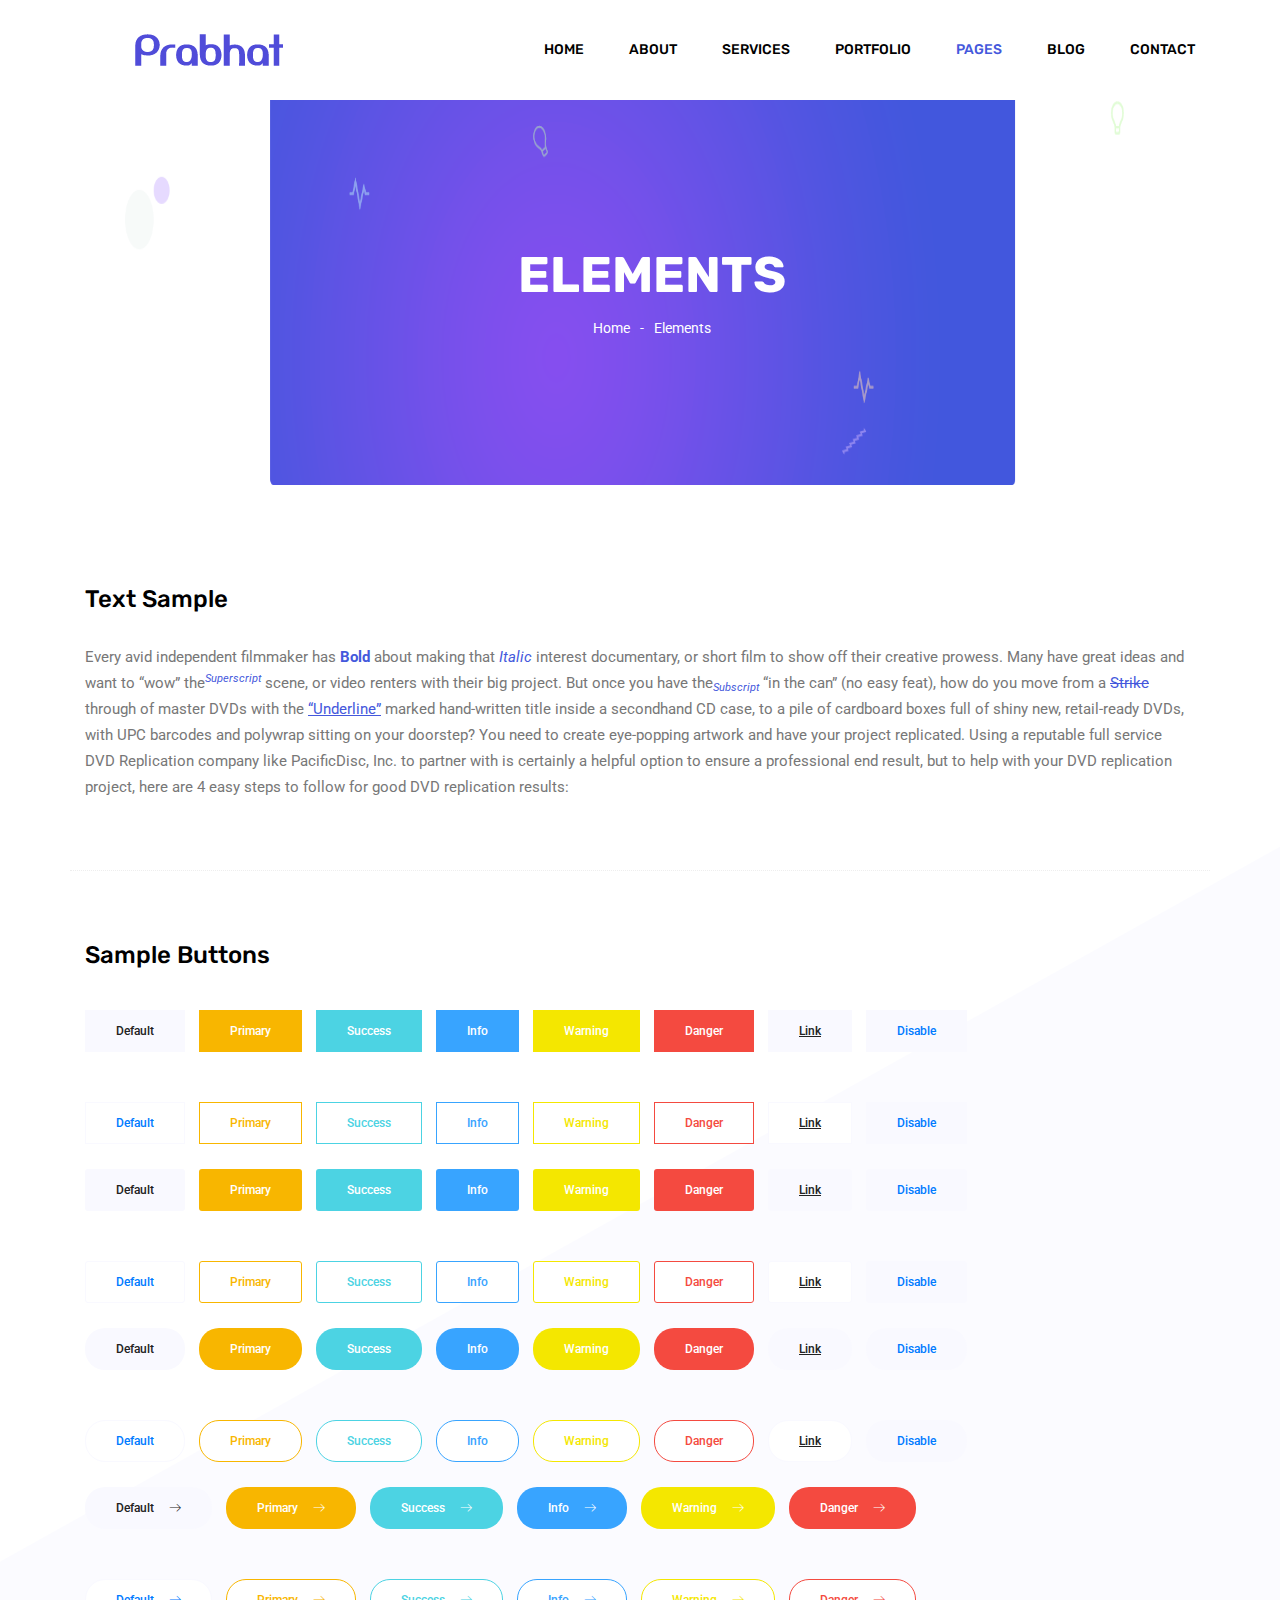
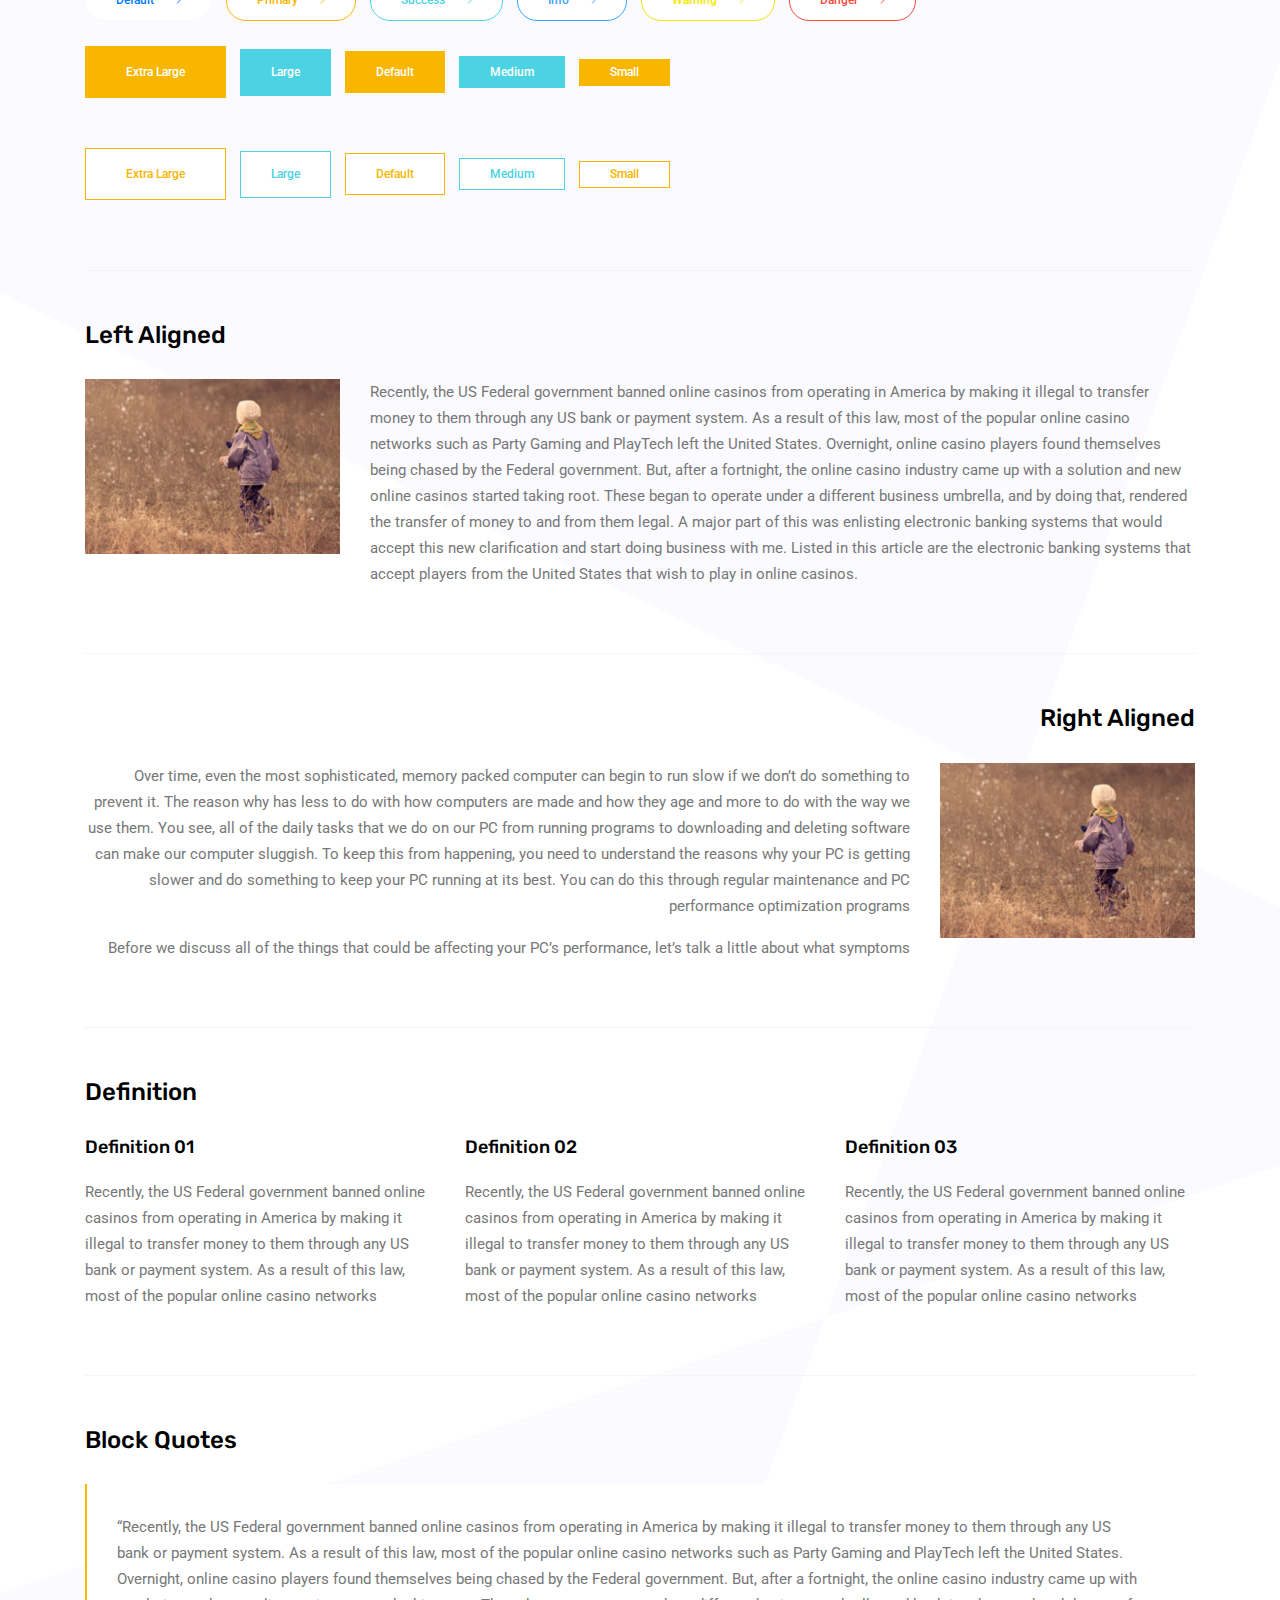
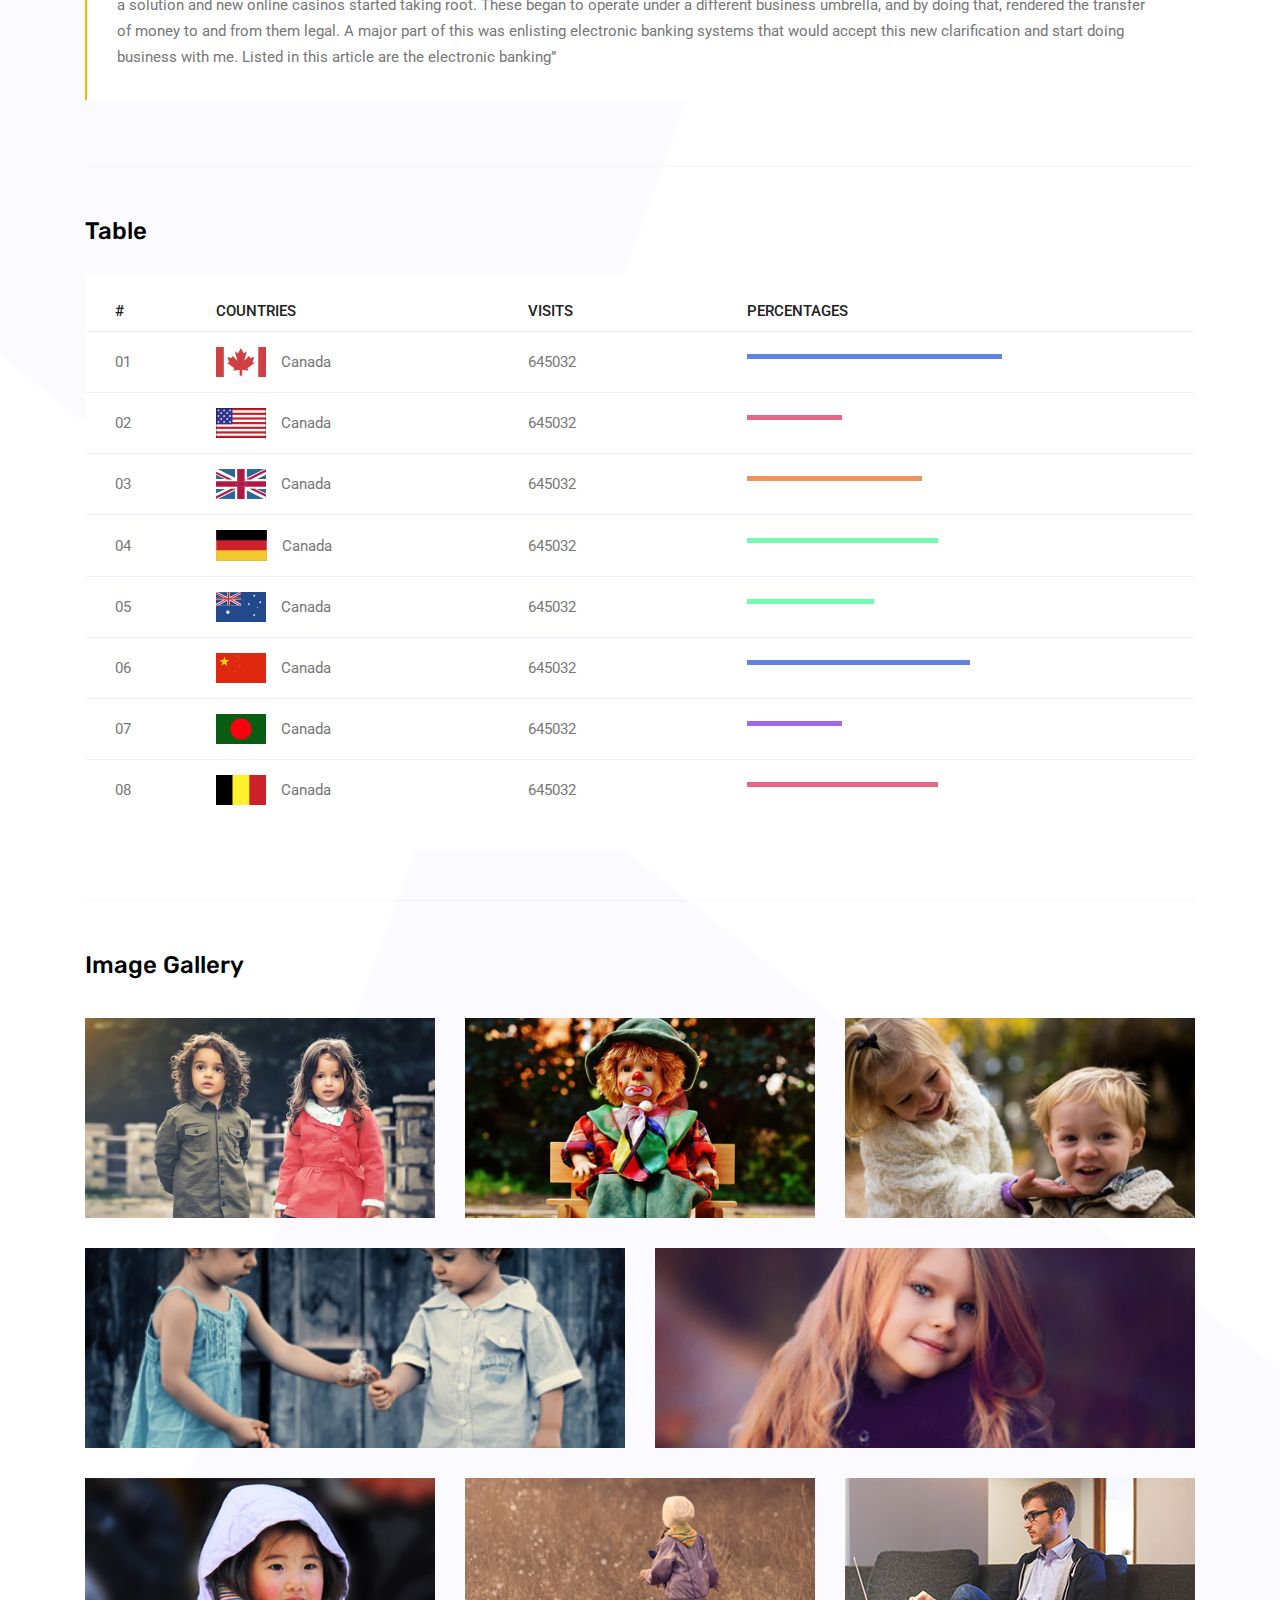
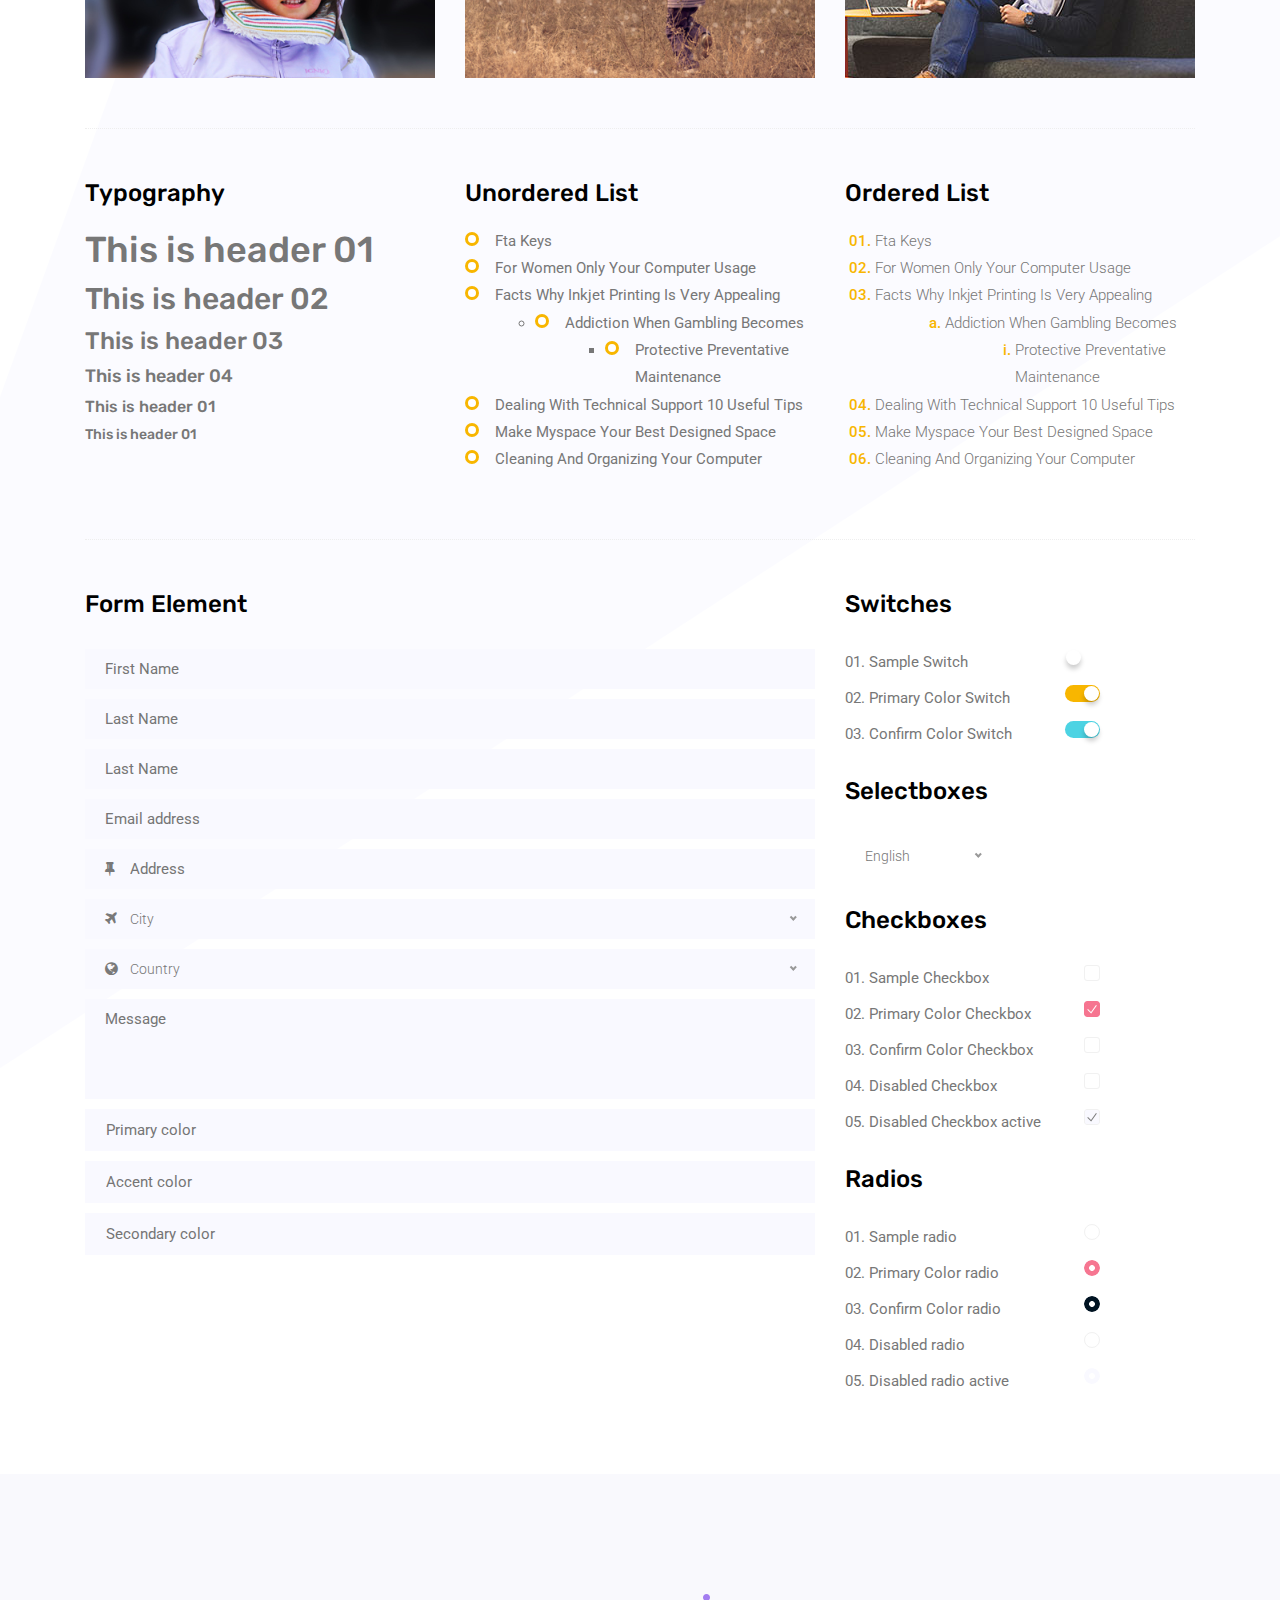
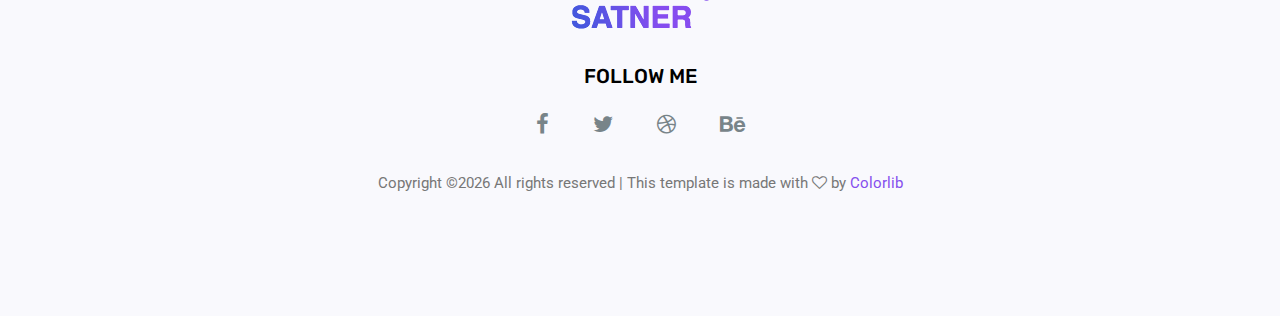
<file: elements.html>
<!doctype html>
<html lang="en">

<head>
	<!-- Required meta tags -->
	<meta charset="utf-8">
	<meta name="viewport" content="width=device-width, initial-scale=1, shrink-to-fit=no">
	<link rel="icon" href="img/favicon.png" type="image/png">
	<title>Elements</title>
	<!-- Bootstrap CSS -->
	<link rel="stylesheet" href="css/bootstrap.css">
	<link rel="stylesheet" href="vendors/linericon/style.css">
	<link rel="stylesheet" href="css/font-awesome.min.css">
	<link rel="stylesheet" href="vendors/owl-carousel/owl.carousel.min.css">
	<link rel="stylesheet" href="css/magnific-popup.css">
	<link rel="stylesheet" href="vendors/nice-select/css/nice-select.css">
	<!-- main css -->
	<link rel="stylesheet" href="css/style.css">
</head>

<body class="blog_version">

	<!--================ Start Header Area =================-->
	<header class="header_area">
		<div class="main_menu">
			<nav class="navbar navbar-expand-lg navbar-light">
				<div class="container">
					<!-- Brand and toggle get grouped for better mobile display -->
					<a class="navbar-brand logo_h" href="index.html"><img src="img/logo1.png" alt=""></a>
					<button class="navbar-toggler" type="button" data-toggle="collapse" data-target="#navbarSupportedContent"
					 aria-controls="navbarSupportedContent" aria-expanded="false" aria-label="Toggle navigation">
						<span class="icon-bar"></span>
						<span class="icon-bar"></span>
						<span class="icon-bar"></span>
					</button>
					<!-- Collect the nav links, forms, and other content for toggling -->
					<div class="collapse navbar-collapse offset" id="navbarSupportedContent">
						<ul class="nav navbar-nav menu_nav justify-content-end">
							<li class="nav-item"><a class="nav-link" href="index.html">Home</a></li>
							<li class="nav-item"><a class="nav-link" href="about.html">About</a></li>
							<li class="nav-item"><a class="nav-link" href="services.html">Services</a></li>
							<li class="nav-item"><a class="nav-link" href="portfolio.html">Portfolio</a></li>
							<li class="nav-item submenu dropdown active">
								<a href="#" class="nav-link dropdown-toggle" data-toggle="dropdown" role="button" aria-haspopup="true"
								 aria-expanded="false">Pages</a>
								<ul class="dropdown-menu">
                                    <li class="nav-item"><a class="nav-link" href="elements.html">Elements</a></li>
                                    <li class="nav-item"><a class="nav-link" href="portfolio-details.html">Portfolio Details</a></li>
								</ul>
							</li>
							<li class="nav-item submenu dropdown">
								<a href="#" class="nav-link dropdown-toggle" data-toggle="dropdown" role="button" aria-haspopup="true"
								 aria-expanded="false">Blog</a>
								<ul class="dropdown-menu">
									<li class="nav-item"><a class="nav-link" href="blog.html">Blog</a></li>
									<li class="nav-item"><a class="nav-link" href="single-blog.html">Blog Details</a></li>
								</ul>
							</li>
							<li class="nav-item"><a class="nav-link" href="contact.html">Contact</a></li>
						</ul>
					</div>
				</div>
			</nav>
		</div>
	</header>
	<!--================ End Header Area =================-->

    <!--================ Start Banner Area =================-->
    <section class="banner_area">
        <div class="banner_inner d-flex align-items-center">
            <div class="container">
                <div class="banner_content text-center">
                    <h2>Elements</h2>
                    <div class="page_link">
                        <a href="index.html">Home</a>
                        <a href="elements.html">Elements</a>
                    </div>
                </div>
            </div>
        </div>
    </section>
    <!--================ End Banner Area =================-->

	<!-- Start Sample Area -->
	<section class="sample-text-area">
		<div class="container">
			<h3 class="text-heading title_color">Text Sample</h3>
			<p class="sample-text">
				Every avid independent filmmaker has <b>Bold</b> about making that <i>Italic</i> interest documentary, or short film to show off their creative prowess. Many have great ideas and want to “wow” the<sup>Superscript</sup> scene, or video renters with their big project.  But once you have the<sub>Subscript</sub> “in the can” (no easy feat), how do you move from a <del>Strike</del> through of master DVDs with the <u>“Underline”</u> marked hand-written title inside a secondhand CD case, to a pile of cardboard boxes full of shiny new, retail-ready DVDs, with UPC barcodes and polywrap sitting on your doorstep?  You need to create eye-popping artwork and have your project replicated. Using a reputable full service DVD Replication company like PacificDisc, Inc. to partner with is certainly a helpful option to ensure a professional end result, but to help with your DVD replication project, here are 4 easy steps to follow for good DVD replication results:

			</p>
		</div>
	</section>
	<!-- End Sample Area -->

	<!-- Start Button -->
	<section class="button-area">
		<div class="container border-top-generic">
			<h3 class="text-heading title_color">Sample Buttons</h3>
			<div class="button-group-area">
				<a href="#" class="genric-btn default">Default</a>
				<a href="#" class="genric-btn primary">Primary</a>
				<a href="#" class="genric-btn success">Success</a>
				<a href="#" class="genric-btn info">Info</a>
				<a href="#" class="genric-btn warning">Warning</a>
				<a href="#" class="genric-btn danger">Danger</a>
				<a href="#" class="genric-btn link">Link</a>
				<a href="#" class="genric-btn disable">Disable</a>
			</div>
			<div class="button-group-area mt-10">
				<a href="#" class="genric-btn default-border">Default</a>
				<a href="#" class="genric-btn primary-border">Primary</a>
				<a href="#" class="genric-btn success-border">Success</a>
				<a href="#" class="genric-btn info-border">Info</a>
				<a href="#" class="genric-btn warning-border">Warning</a>
				<a href="#" class="genric-btn danger-border">Danger</a>
				<a href="#" class="genric-btn link-border">Link</a>
				<a href="#" class="genric-btn disable">Disable</a>
			</div>
			<div class="button-group-area mt-40">
				<a href="#" class="genric-btn default radius">Default</a>
				<a href="#" class="genric-btn primary radius">Primary</a>
				<a href="#" class="genric-btn success radius">Success</a>
				<a href="#" class="genric-btn info radius">Info</a>
				<a href="#" class="genric-btn warning radius">Warning</a>
				<a href="#" class="genric-btn danger radius">Danger</a>
				<a href="#" class="genric-btn link radius">Link</a>
				<a href="#" class="genric-btn disable radius">Disable</a>
			</div>
			<div class="button-group-area mt-10">
				<a href="#" class="genric-btn default-border radius">Default</a>
				<a href="#" class="genric-btn primary-border radius">Primary</a>
				<a href="#" class="genric-btn success-border radius">Success</a>
				<a href="#" class="genric-btn info-border radius">Info</a>
				<a href="#" class="genric-btn warning-border radius">Warning</a>
				<a href="#" class="genric-btn danger-border radius">Danger</a>
				<a href="#" class="genric-btn link-border radius">Link</a>
				<a href="#" class="genric-btn disable radius">Disable</a>
			</div>
			<div class="button-group-area mt-40">
				<a href="#" class="genric-btn default circle">Default</a>
				<a href="#" class="genric-btn primary circle">Primary</a>
				<a href="#" class="genric-btn success circle">Success</a>
				<a href="#" class="genric-btn info circle">Info</a>
				<a href="#" class="genric-btn warning circle">Warning</a>
				<a href="#" class="genric-btn danger circle">Danger</a>
				<a href="#" class="genric-btn link circle">Link</a>
				<a href="#" class="genric-btn disable circle">Disable</a>
			</div>
			<div class="button-group-area mt-10">
				<a href="#" class="genric-btn default-border circle">Default</a>
				<a href="#" class="genric-btn primary-border circle">Primary</a>
				<a href="#" class="genric-btn success-border circle">Success</a>
				<a href="#" class="genric-btn info-border circle">Info</a>
				<a href="#" class="genric-btn warning-border circle">Warning</a>
				<a href="#" class="genric-btn danger-border circle">Danger</a>
				<a href="#" class="genric-btn link-border circle">Link</a>
				<a href="#" class="genric-btn disable circle">Disable</a>
			</div>
			<div class="button-group-area mt-40">
				<a href="#" class="genric-btn default circle arrow">Default<span class="lnr lnr-arrow-right"></span></a>
				<a href="#" class="genric-btn primary circle arrow">Primary<span class="lnr lnr-arrow-right"></span></a>
				<a href="#" class="genric-btn success circle arrow">Success<span class="lnr lnr-arrow-right"></span></a>
				<a href="#" class="genric-btn info circle arrow">Info<span class="lnr lnr-arrow-right"></span></a>
				<a href="#" class="genric-btn warning circle arrow">Warning<span class="lnr lnr-arrow-right"></span></a>
				<a href="#" class="genric-btn danger circle arrow">Danger<span class="lnr lnr-arrow-right"></span></a>
			</div>
			<div class="button-group-area mt-10">
				<a href="#" class="genric-btn default-border circle arrow">Default<span class="lnr lnr-arrow-right"></span></a>
				<a href="#" class="genric-btn primary-border circle arrow">Primary<span class="lnr lnr-arrow-right"></span></a>
				<a href="#" class="genric-btn success-border circle arrow">Success<span class="lnr lnr-arrow-right"></span></a>
				<a href="#" class="genric-btn info-border circle arrow">Info<span class="lnr lnr-arrow-right"></span></a>
				<a href="#" class="genric-btn warning-border circle arrow">Warning<span class="lnr lnr-arrow-right"></span></a>
				<a href="#" class="genric-btn danger-border circle arrow">Danger<span class="lnr lnr-arrow-right"></span></a>
			</div>
			<div class="button-group-area mt-40">
				<a href="#" class="genric-btn primary e-large">Extra Large</a>
				<a href="#" class="genric-btn success large">Large</a>
				<a href="#" class="genric-btn primary">Default</a>
				<a href="#" class="genric-btn success medium">Medium</a>
				<a href="#" class="genric-btn primary small">Small</a>
			</div>
			<div class="button-group-area mt-10">
				<a href="#" class="genric-btn primary-border e-large">Extra Large</a>
				<a href="#" class="genric-btn success-border large">Large</a>
				<a href="#" class="genric-btn primary-border">Default</a>
				<a href="#" class="genric-btn success-border medium">Medium</a>
				<a href="#" class="genric-btn primary-border small">Small</a>
			</div>
		</div>
	</section>
	<!-- End Button -->

	<!-- Start Align Area -->
	<div class="whole-wrap">
		<div class="container">
			<div class="section-top-border">
				<h3 class="mb-30 title_color">Left Aligned</h3>
				<div class="row">
					<div class="col-md-3">
						<img src="img/elements/d.jpg" alt="" class="img-fluid">
					</div>
					<div class="col-md-9 mt-sm-20 left-align-p">
						<p>Recently, the US Federal government banned online casinos from operating in America by making it illegal to transfer money to them through any US bank or payment system. As a result of this law, most of the popular online casino networks such as Party Gaming and PlayTech left the United States. Overnight, online casino players found themselves being chased by the Federal government. But, after a fortnight, the online casino industry came up with a solution and new online casinos started taking root. These began to operate under a different business umbrella, and by doing that, rendered the transfer of money to and from them legal. A major part of this was enlisting electronic banking systems that would accept this new clarification and start doing business with me. Listed in this article are the electronic banking systems that accept players from the United States that wish to play in online casinos.</p>
					</div>
				</div>
			</div>
			<div class="section-top-border text-right">
				<h3 class="mb-30 title_color">Right Aligned</h3>
				<div class="row">
					<div class="col-md-9">
						<p class="text-right">Over time, even the most sophisticated, memory packed computer can begin to run slow if we don’t do something to prevent it. The reason why has less to do with how computers are made and how they age and more to do with the way we use them. You see, all of the daily tasks that we do on our PC from running programs to downloading and deleting software can make our computer sluggish. To keep this from happening, you need to understand the reasons why your PC is getting slower and do something to keep your PC running at its best. You can do this through regular maintenance and PC performance optimization programs</p>
						<p class="text-right">Before we discuss all of the things that could be affecting your PC’s performance, let’s talk a little about what symptoms</p>
					</div>
					<div class="col-md-3">
						<img src="img/elements/d.jpg" alt="" class="img-fluid">
					</div>
				</div>
			</div>
			<div class="section-top-border">
				<h3 class="mb-30 title_color">Definition</h3>
				<div class="row">
					<div class="col-md-4">
						<div class="single-defination">
							<h4 class="mb-20">Definition 01</h4>
							<p>Recently, the US Federal government banned online casinos from operating in America by making it illegal to transfer money to them through any US bank or payment system. As a result of this law, most of the popular online casino networks</p>
						</div>
					</div>
					<div class="col-md-4">
						<div class="single-defination">
							<h4 class="mb-20">Definition 02</h4>
							<p>Recently, the US Federal government banned online casinos from operating in America by making it illegal to transfer money to them through any US bank or payment system. As a result of this law, most of the popular online casino networks</p>
						</div>
					</div>
					<div class="col-md-4">
						<div class="single-defination">
							<h4 class="mb-20">Definition 03</h4>
							<p>Recently, the US Federal government banned online casinos from operating in America by making it illegal to transfer money to them through any US bank or payment system. As a result of this law, most of the popular online casino networks</p>
						</div>
					</div>
				</div>
			</div>
			<div class="section-top-border">
				<h3 class="mb-30 title_color">Block Quotes</h3>
				<div class="row">
					<div class="col-lg-12">
						<blockquote class="generic-blockquote">
							“Recently, the US Federal government banned online casinos from operating in America by making it illegal to transfer money to them through any US bank or payment system. As a result of this law, most of the popular online casino networks such as Party Gaming and PlayTech left the United States. Overnight, online casino players found themselves being chased by the Federal government. But, after a fortnight, the online casino industry came up with a solution and new online casinos started taking root. These began to operate under a different business umbrella, and by doing that, rendered the transfer of money to and from them legal. A major part of this was enlisting electronic banking systems that would accept this new clarification and start doing business with me. Listed in this article are the electronic banking”
						</blockquote>
					</div>
				</div>
			</div>
			<div class="section-top-border">
				<h3 class="mb-30 title_color">Table</h3>
				<div class="progress-table-wrap">
					<div class="progress-table">
						<div class="table-head">
							<div class="serial">#</div>
							<div class="country">Countries</div>
							<div class="visit">Visits</div>
							<div class="percentage">Percentages</div>
						</div>
						<div class="table-row">
							<div class="serial">01</div>
							<div class="country"> <img src="img/elements/f1.jpg" alt="flag">Canada</div>
							<div class="visit">645032</div>
							<div class="percentage">
								<div class="progress">
									<div class="progress-bar color-1" role="progressbar" style="width: 80%" aria-valuenow="80" aria-valuemin="0" aria-valuemax="100"></div>
								</div>
							</div>
						</div>
						<div class="table-row">
							<div class="serial">02</div>
							<div class="country"> <img src="img/elements/f2.jpg" alt="flag">Canada</div>
							<div class="visit">645032</div>
							<div class="percentage">
								<div class="progress">
									<div class="progress-bar color-2" role="progressbar" style="width: 30%" aria-valuenow="30" aria-valuemin="0" aria-valuemax="100"></div>
								</div>
							</div>
						</div>
						<div class="table-row">
							<div class="serial">03</div>
							<div class="country"> <img src="img/elements/f3.jpg" alt="flag">Canada</div>
							<div class="visit">645032</div>
							<div class="percentage">
								<div class="progress">
									<div class="progress-bar color-3" role="progressbar" style="width: 55%" aria-valuenow="55" aria-valuemin="0" aria-valuemax="100"></div>
								</div>
							</div>
						</div>
						<div class="table-row">
							<div class="serial">04</div>
							<div class="country"> <img src="img/elements/f4.jpg" alt="flag">Canada</div>
							<div class="visit">645032</div>
							<div class="percentage">
								<div class="progress">
									<div class="progress-bar color-4" role="progressbar" style="width: 60%" aria-valuenow="60" aria-valuemin="0" aria-valuemax="100"></div>
								</div>
							</div>
						</div>
						<div class="table-row">
							<div class="serial">05</div>
							<div class="country"> <img src="img/elements/f5.jpg" alt="flag">Canada</div>
							<div class="visit">645032</div>
							<div class="percentage">
								<div class="progress">
									<div class="progress-bar color-5" role="progressbar" style="width: 40%" aria-valuenow="40" aria-valuemin="0" aria-valuemax="100"></div>
								</div>
							</div>
						</div>
						<div class="table-row">
							<div class="serial">06</div>
							<div class="country"> <img src="img/elements/f6.jpg" alt="flag">Canada</div>
							<div class="visit">645032</div>
							<div class="percentage">
								<div class="progress">
									<div class="progress-bar color-6" role="progressbar" style="width: 70%" aria-valuenow="70" aria-valuemin="0" aria-valuemax="100"></div>
								</div>
							</div>
						</div>
						<div class="table-row">
							<div class="serial">07</div>
							<div class="country"> <img src="img/elements/f7.jpg" alt="flag">Canada</div>
							<div class="visit">645032</div>
							<div class="percentage">
								<div class="progress">
									<div class="progress-bar color-7" role="progressbar" style="width: 30%" aria-valuenow="30" aria-valuemin="0" aria-valuemax="100"></div>
								</div>
							</div>
						</div>
						<div class="table-row">
							<div class="serial">08</div>
							<div class="country"> <img src="img/elements/f8.jpg" alt="flag">Canada</div>
							<div class="visit">645032</div>
							<div class="percentage">
								<div class="progress">
									<div class="progress-bar color-8" role="progressbar" style="width: 60%" aria-valuenow="60" aria-valuemin="0" aria-valuemax="100"></div>
								</div>
							</div>
						</div>
					</div>
				</div>
			</div>
			<div class="section-top-border">
				<h3 class="title_color">Image Gallery</h3>
				<div class="row gallery-item">
					<div class="col-md-4">
						<a href="img/elements/g1.jpg" class="img-gal"><div class="single-gallery-image" style="background: url(img/elements/g1.jpg);"></div></a>
					</div>
					<div class="col-md-4">
						<a href="img/elements/g2.jpg" class="img-gal"><div class="single-gallery-image" style="background: url(img/elements/g2.jpg);"></div></a>
					</div>
					<div class="col-md-4">
						<a href="img/elements/g3.jpg" class="img-gal"><div class="single-gallery-image" style="background: url(img/elements/g3.jpg);"></div></a>
					</div>
					<div class="col-md-6">
						<a href="img/elements/g4.jpg" class="img-gal"><div class="single-gallery-image" style="background: url(img/elements/g4.jpg);"></div></a>
					</div>
					<div class="col-md-6">
						<a href="img/elements/g5.jpg" class="img-gal"><div class="single-gallery-image" style="background: url(img/elements/g5.jpg);"></div></a>
					</div>
					<div class="col-md-4">
						<a href="img/elements/g6.jpg" class="img-gal"><div class="single-gallery-image" style="background: url(img/elements/g6.jpg);"></div></a>
					</div>
					<div class="col-md-4">
						<a href="img/elements/g7.jpg" class="img-gal"><div class="single-gallery-image" style="background: url(img/elements/g7.jpg);"></div></a>
					</div>
					<div class="col-md-4">
						<a href="img/elements/g8.jpg" class="img-gal"><div class="single-gallery-image" style="background: url(img/elements/g8.jpg);"></div></a>
					</div>
				</div>
			</div>
			<div class="section-top-border">
				<div class="row">
					<div class="col-lg-4 col-sm-6 typo-sec">
						<h3 class="mb-20 title_color">Typography</h3>
						<div class="typography">
							<h1 class="typo-list">This is header 01</h1>
							<h2 class="typo-list">This is header 02</h2>
							<h3 class="typo-list">This is header 03</h3>
							<h4 class="typo-list">This is header 04</h4>
							<h5 class="typo-list">This is header 01</h5>
							<h6 class="typo-list">This is header 01</h6>
						</div>
					</div>
					<div class="col-lg-4 col-sm-6 mt-sm-30 typo-sec">
						<h3 class="mb-20 title_color">Unordered List</h3>
						<div class="">
							<ul class="unordered-list">
								<li>Fta Keys</li>
								<li>For Women Only Your Computer Usage</li>
								<li>Facts Why Inkjet Printing Is Very Appealing
									<ul>
										<li>Addiction When Gambling Becomes
											<ul>
												<li>Protective Preventative Maintenance</li>
											</ul>
										</li>
									</ul>
								</li>
								<li>Dealing With Technical Support 10 Useful Tips</li>
								<li>Make Myspace Your Best Designed Space</li>
								<li>Cleaning And Organizing Your Computer</li>
							</ul>
						</div>
					</div>
					<div class="col-lg-4 col-sm-6 mt-sm-30 typo-sec">
						<h3 class="mb-20 title_color">Ordered List</h3>
						<div class="">
							<ol class="ordered-list">
								<li><span>Fta Keys</span></li>
								<li><span>For Women Only Your Computer Usage</span></li>
								<li><span>Facts Why Inkjet Printing Is Very Appealing</span>
									<ol class="ordered-list-alpha">
										<li><span>Addiction When Gambling Becomes</span>
											<ol class="ordered-list-roman">
												<li><span>Protective Preventative Maintenance</span></li>
											</ol>
										</li>
									</ol>
								</li>
								<li><span>Dealing With Technical Support 10 Useful Tips</span></li>
								<li><span>Make Myspace Your Best Designed Space</span></li>
								<li><span>Cleaning And Organizing Your Computer</span></li>
							</ol>
						</div>
					</div>
				</div>
			</div>
			<div class="section-top-border">
				<div class="row">
					<div class="col-lg-8 col-md-8">
						<h3 class="mb-30 title_color">Form Element</h3>
						<form action="#">
							<div class="mt-10">
								<input type="text" name="first_name" placeholder="First Name" onfocus="this.placeholder = ''" onblur="this.placeholder = 'First Name'" required class="single-input">
							</div>
							<div class="mt-10">
								<input type="text" name="last_name" placeholder="Last Name" onfocus="this.placeholder = ''" onblur="this.placeholder = 'Last Name'" required class="single-input">
							</div>
							<div class="mt-10">
								<input type="text" name="last_name" placeholder="Last Name" onfocus="this.placeholder = ''" onblur="this.placeholder = 'Last Name'" required class="single-input">
							</div>
							<div class="mt-10">
								<input type="email" name="EMAIL" placeholder="Email address" onfocus="this.placeholder = ''" onblur="this.placeholder = 'Email address'" required class="single-input">
							</div>
							<div class="input-group-icon mt-10">
								<div class="icon"><i class="fa fa-thumb-tack" aria-hidden="true"></i></div>
								<input type="text" name="address" placeholder="Address" onfocus="this.placeholder = ''" onblur="this.placeholder = 'Address'" required class="single-input">
							</div>
							<div class="input-group-icon mt-10">
								<div class="icon"><i class="fa fa-plane" aria-hidden="true"></i></div>
								<div class="form-select" id="default-select">
									<select>
										<option value="1">City</option>
										<option value="1">Dhaka</option>
										<option value="1">Dilli</option>
										<option value="1">Newyork</option>
										<option value="1">Islamabad</option>
									</select>
								</div>
							</div>
							<div class="input-group-icon mt-10">
								<div class="icon"><i class="fa fa-globe" aria-hidden="true"></i></div>
								<div class="form-select" id="default-select2">
									<select>
										<option value="1">Country</option>
										<option value="1">Bangladesh</option>
										<option value="1">India</option>
										<option value="1">England</option>
										<option value="1">Srilanka</option>
									</select>
								</div>
							</div>

							<div class="mt-10">
								<textarea class="single-textarea" placeholder="Message" onfocus="this.placeholder = ''" onblur="this.placeholder = 'Message'" required></textarea>
							</div>
							<div class="mt-10">
								<input type="text" name="first_name" placeholder="Primary color" onfocus="this.placeholder = ''" onblur="this.placeholder = 'Primary color'" required class="single-input-primary">
							</div>
							<div class="mt-10">
								<input type="text" name="first_name" placeholder="Accent color" onfocus="this.placeholder = ''" onblur="this.placeholder = 'Accent color'" required class="single-input-accent">
							</div>
							<div class="mt-10">
								<input type="text" name="first_name" placeholder="Secondary color" onfocus="this.placeholder = ''" onblur="this.placeholder = 'Secondary color'" required class="single-input-secondary">
							</div>
						</form>
					</div>
					<div class="col-lg-3 col-md-4 mt-sm-30 element-wrap">
						<div class="single-element-widget">
							<h3 class="mb-30 title_color">Switches</h3>
							<div class="switch-wrap d-flex justify-content-between">
								<p>01. Sample Switch</p>
								<div class="primary-switch">
									<input type="checkbox" id="default-switch">
									<label for="default-switch"></label>
								</div>
							</div>
							<div class="switch-wrap d-flex justify-content-between">
								<p>02. Primary Color Switch</p>
								<div class="primary-switch">
									<input type="checkbox" id="primary-switch" checked>
									<label for="primary-switch"></label>
								</div>
							</div>
							<div class="switch-wrap d-flex justify-content-between">
								<p>03. Confirm Color Switch</p>
								<div class="confirm-switch">
									<input type="checkbox" id="confirm-switch" checked>
									<label for="confirm-switch"></label>
								</div>
							</div>
						</div>
						<div class="single-element-widget">
							<h3 class="mb-30 title_color">Selectboxes</h3>
							<div class="default-select" id="default-select">
								<select>
									<option value="1">English</option>
									<option value="1">Spanish</option>
									<option value="1">Arabic</option>
									<option value="1">Portuguise</option>
									<option value="1">Bengali</option>
								</select>
							</div>
						</div>
						<div class="single-element-widget">
							<h3 class="mb-30 title_color">Checkboxes</h3>
							<div class="switch-wrap d-flex justify-content-between">
								<p>01. Sample Checkbox</p>
								<div class="primary-checkbox">
									<input type="checkbox" id="default-checkbox">
									<label for="default-checkbox"></label>
								</div>
							</div>
							<div class="switch-wrap d-flex justify-content-between">
								<p>02. Primary Color Checkbox</p>
								<div class="primary-checkbox">
									<input type="checkbox" id="primary-checkbox" checked>
									<label for="primary-checkbox"></label>
								</div>
							</div>
							<div class="switch-wrap d-flex justify-content-between">
								<p>03. Confirm Color Checkbox</p>
								<div class="confirm-checkbox">
									<input type="checkbox" id="confirm-checkbox">
									<label for="confirm-checkbox"></label>
								</div>
							</div>
							<div class="switch-wrap d-flex justify-content-between">
								<p>04. Disabled Checkbox</p>
								<div class="disabled-checkbox">
									<input type="checkbox" id="disabled-checkbox" disabled>
									<label for="disabled-checkbox"></label>
								</div>
							</div>
							<div class="switch-wrap d-flex justify-content-between">
								<p>05. Disabled Checkbox active</p>
								<div class="disabled-checkbox">
									<input type="checkbox" id="disabled-checkbox-active" checked disabled>
									<label for="disabled-checkbox-active"></label>
								</div>
							</div>
						</div>
						<div class="single-element-widget">
							<h3 class="mb-30 title_color">Radios</h3>
							<div class="switch-wrap d-flex justify-content-between">
								<p>01. Sample radio</p>
								<div class="primary-radio">
									<input type="checkbox" id="default-radio">
									<label for="default-radio"></label>
								</div>
							</div>
							<div class="switch-wrap d-flex justify-content-between">
								<p>02. Primary Color radio</p>
								<div class="primary-radio">
									<input type="checkbox" id="primary-radio" checked>
									<label for="primary-radio"></label>
								</div>
							</div>
							<div class="switch-wrap d-flex justify-content-between">
								<p>03. Confirm Color radio</p>
								<div class="confirm-radio">
									<input type="checkbox" id="confirm-radio" checked>
									<label for="confirm-radio"></label>
								</div>
							</div>
							<div class="switch-wrap d-flex justify-content-between">
								<p>04. Disabled radio</p>
								<div class="disabled-radio">
									<input type="checkbox" id="disabled-radio" disabled>
									<label for="disabled-radio"></label>
								</div>
							</div>
							<div class="switch-wrap d-flex justify-content-between">
								<p>05. Disabled radio active</p>
								<div class="disabled-radio">
									<input type="checkbox" id="disabled-radio-active" checked disabled>
									<label for="disabled-radio-active"></label>
								</div>
							</div>
						</div>
					</div>
				</div>
			</div>
		</div>
	</div>
	<!-- End Align Area -->

    <!--================Footer Area =================-->
	<footer class="footer_area">
		<div class="container">
			<div class="row justify-content-center">
				<div class="col-lg-12">
					<div class="footer_top flex-column">
						<div class="footer_logo">
							<a href="#">
								<img src="img/logo.png" alt="">
							</a>
							<h4>Follow Me</h4>
						</div>
						<div class="footer_social">
							<a href="#"><i class="fa fa-facebook"></i></a>
							<a href="#"><i class="fa fa-twitter"></i></a>
							<a href="#"><i class="fa fa-dribbble"></i></a>
							<a href="#"><i class="fa fa-behance"></i></a>
						</div>
					</div>
				</div>
			</div>
			<div class="row footer_bottom justify-content-center">
				<p class="col-lg-8 col-sm-12 footer-text">
					<!-- Link back to Colorlib can't be removed. Template is licensed under CC BY 3.0. -->
Copyright &copy;<script>document.write(new Date().getFullYear());</script> All rights reserved | This template is made with <i class="fa fa-heart-o" aria-hidden="true"></i> by <a href="https://colorlib.com" target="_blank">Colorlib</a>
<!-- Link back to Colorlib can't be removed. Template is licensed under CC BY 3.0. --></p>
			</div>
		</div>
	</footer>
	<!--================End Footer Area =================-->

		<!-- Optional JavaScript -->
		<!-- jQuery first, then Popper.js, then Bootstrap JS -->
		<script src="js/jquery-3.2.1.min.js"></script>
		<script src="js/popper.js"></script>
		<script src="js/bootstrap.min.js"></script>
		<script src="js/stellar.js"></script>
		<script src="vendors/lightbox/simpleLightbox.min.js"></script>
		<script src="vendors/nice-select/js/jquery.nice-select.min.js"></script>
		<script src="vendors/isotope/imagesloaded.pkgd.min.js"></script>
		<script src="vendors/isotope/isotope-min.js"></script>
		<script src="vendors/owl-carousel/owl.carousel.min.js"></script>
		<script src="js/jquery.ajaxchimp.min.js"></script>
		<script src="js/mail-script.js"></script>
		<script src="js/theme.js"></script>
	</body>
</html>
</file>
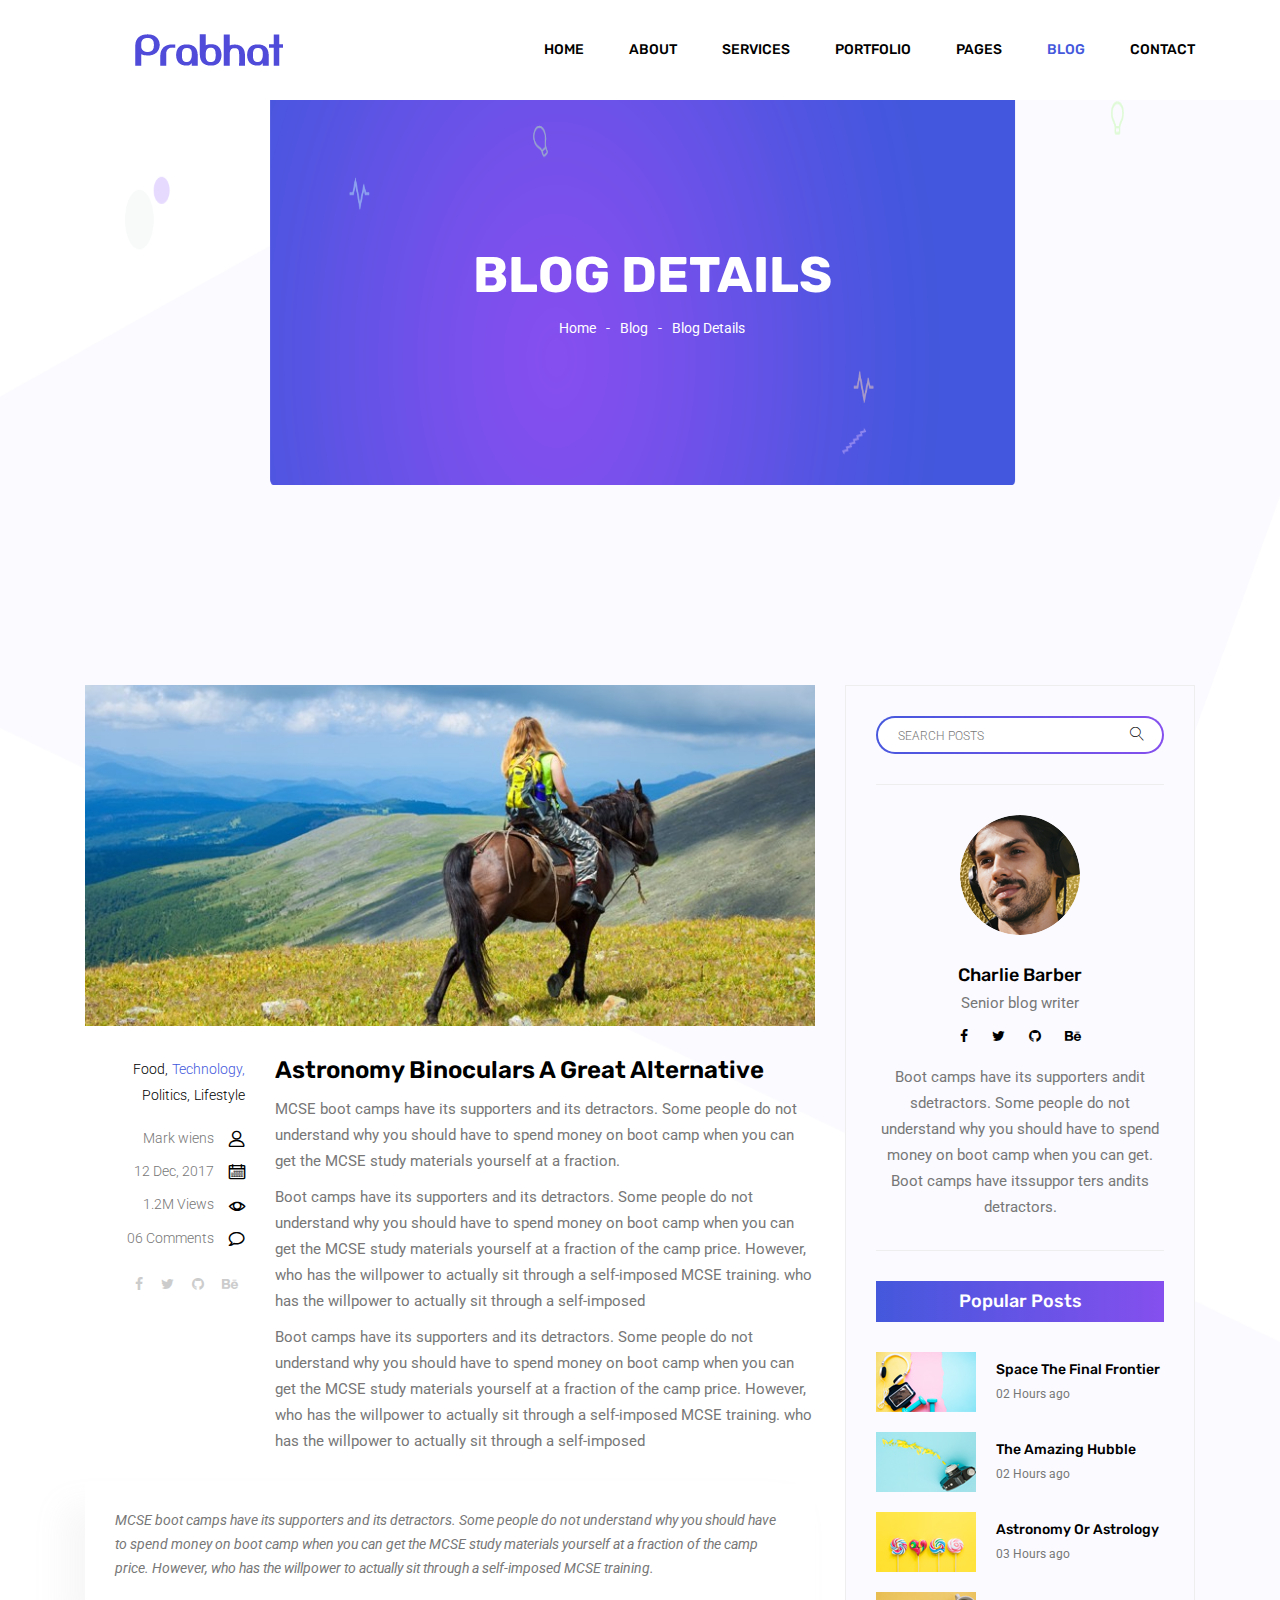
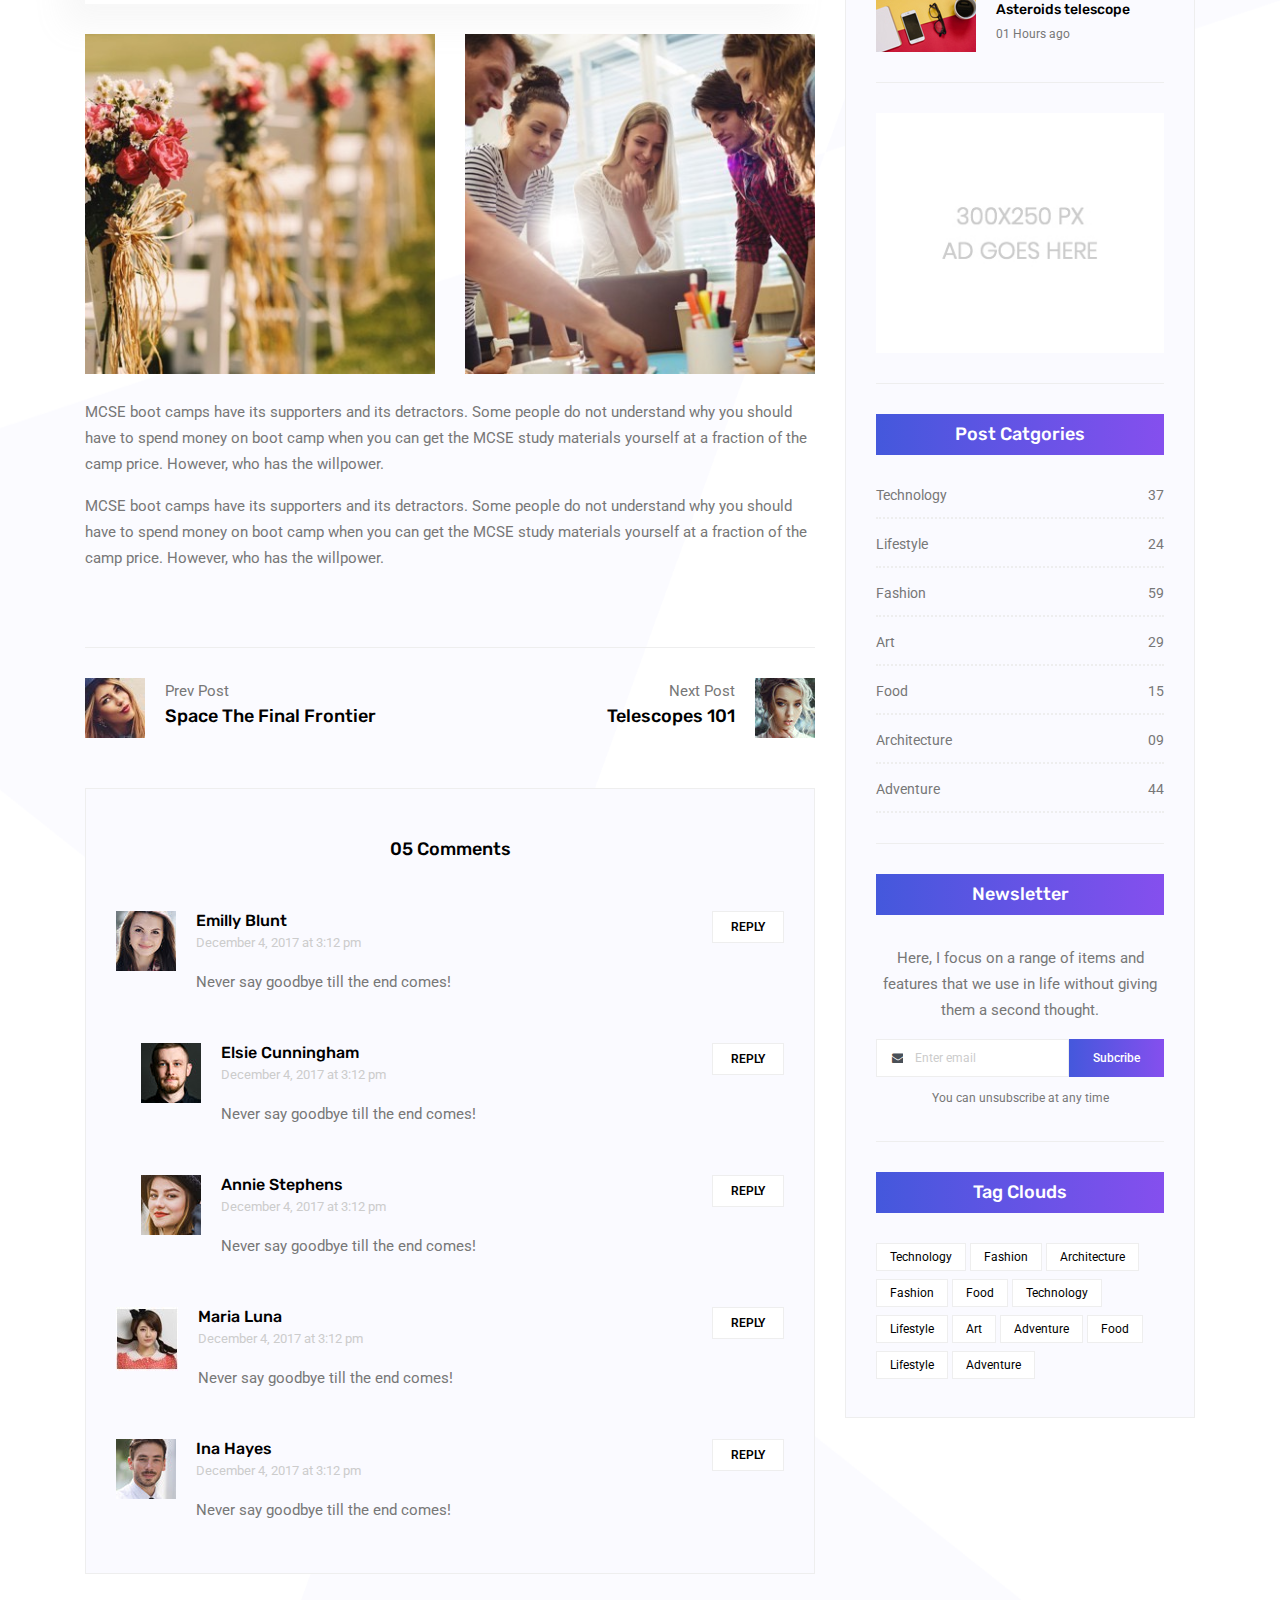
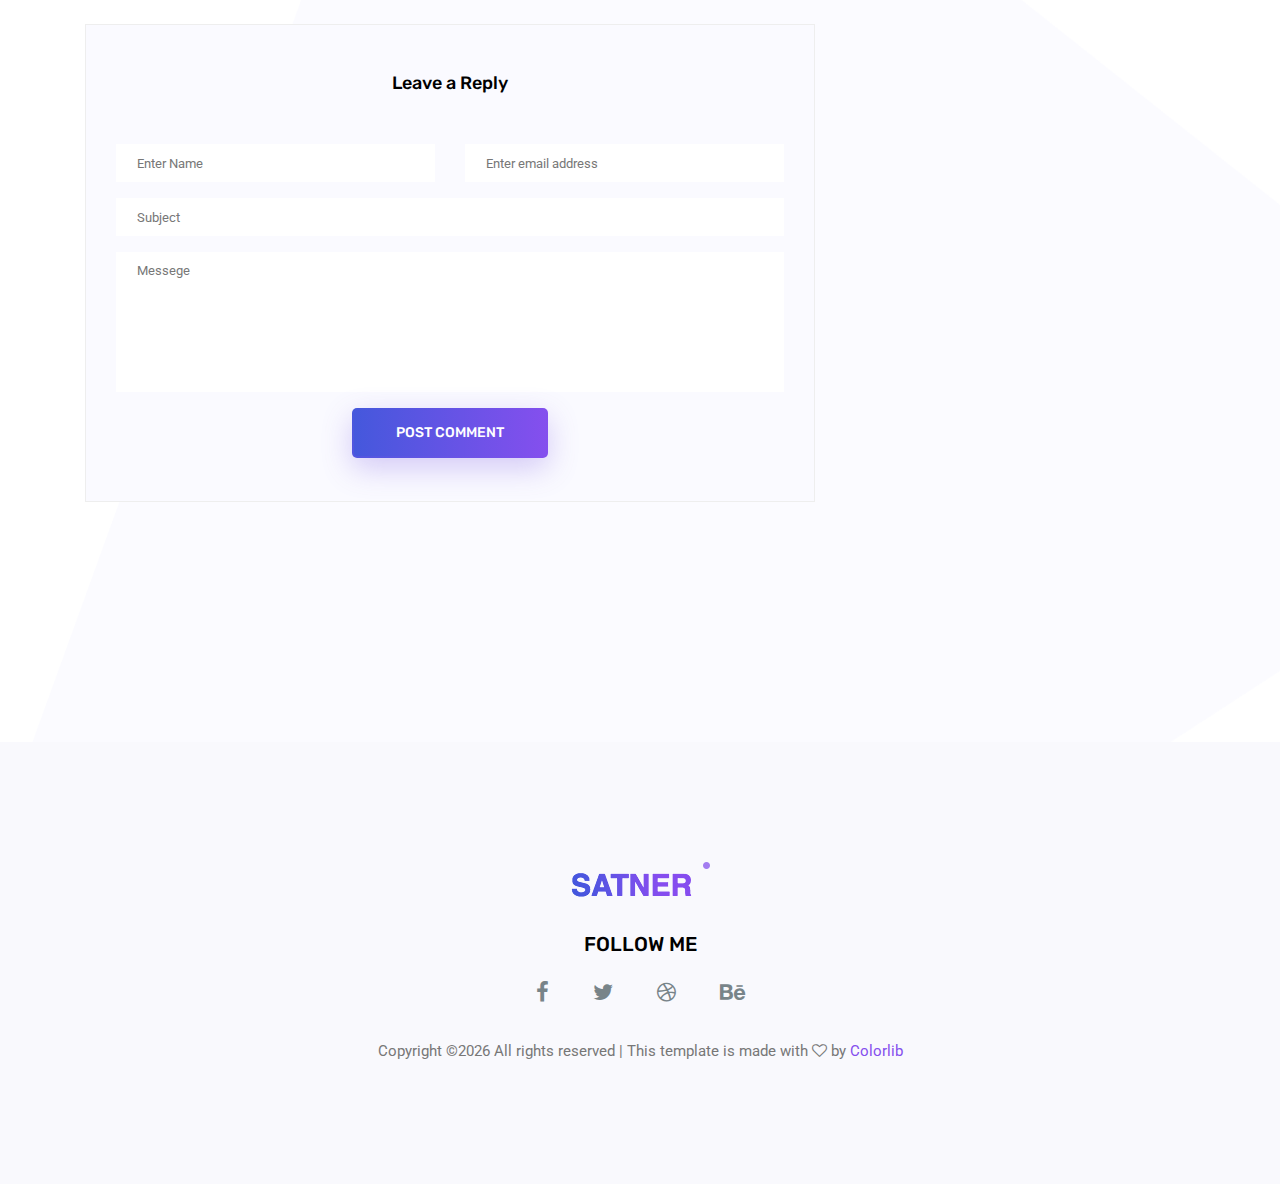
<file: single-blog.html>
<!doctype html>
<html lang="en">

<head>
	<!-- Required meta tags -->
	<meta charset="utf-8">
	<meta name="viewport" content="width=device-width, initial-scale=1, shrink-to-fit=no">
	<link rel="icon" href="img/favicon.png" type="image/png">
	<title>Blog Details</title>
	<!-- Bootstrap CSS -->
	<link rel="stylesheet" href="css/bootstrap.css">
	<link rel="stylesheet" href="vendors/linericon/style.css">
	<link rel="stylesheet" href="css/font-awesome.min.css">
	<link rel="stylesheet" href="vendors/owl-carousel/owl.carousel.min.css">
	<link rel="stylesheet" href="css/magnific-popup.css">
	<link rel="stylesheet" href="vendors/nice-select/css/nice-select.css">
	<!-- main css -->
	<link rel="stylesheet" href="css/style.css">
</head>

<body class="blog_version">

	<!--================ Start Header Area =================-->
	<header class="header_area">
		<div class="main_menu">
			<nav class="navbar navbar-expand-lg navbar-light">
				<div class="container">
					<!-- Brand and toggle get grouped for better mobile display -->
					<a class="navbar-brand logo_h" href="index.html"><img src="img/logo1.png" alt=""></a>
					<button class="navbar-toggler" type="button" data-toggle="collapse" data-target="#navbarSupportedContent"
					 aria-controls="navbarSupportedContent" aria-expanded="false" aria-label="Toggle navigation">
						<span class="icon-bar"></span>
						<span class="icon-bar"></span>
						<span class="icon-bar"></span>
					</button>
					<!-- Collect the nav links, forms, and other content for toggling -->
					<div class="collapse navbar-collapse offset" id="navbarSupportedContent">
						<ul class="nav navbar-nav menu_nav justify-content-end">
							<li class="nav-item"><a class="nav-link" href="index.html">Home</a></li>
							<li class="nav-item"><a class="nav-link" href="about.html">About</a></li>
							<li class="nav-item"><a class="nav-link" href="services.html">Services</a></li>
							<li class="nav-item"><a class="nav-link" href="portfolio.html">Portfolio</a></li>
							<li class="nav-item submenu dropdown">
								<a href="#" class="nav-link dropdown-toggle" data-toggle="dropdown" role="button" aria-haspopup="true"
								 aria-expanded="false">Pages</a>
								<ul class="dropdown-menu">
                                    <li class="nav-item"><a class="nav-link" href="elements.html">Elements</a></li>
                                    <li class="nav-item"><a class="nav-link" href="portfolio-details.html">Portfolio Details</a></li>
								</ul>
							</li>
							<li class="nav-item submenu dropdown active">
								<a href="#" class="nav-link dropdown-toggle" data-toggle="dropdown" role="button" aria-haspopup="true"
								 aria-expanded="false">Blog</a>
								<ul class="dropdown-menu">
									<li class="nav-item"><a class="nav-link" href="blog.html">Blog</a></li>
									<li class="nav-item"><a class="nav-link" href="single-blog.html">Blog Details</a></li>
								</ul>
							</li>
							<li class="nav-item"><a class="nav-link" href="contact.html">Contact</a></li>
						</ul>
					</div>
				</div>
			</nav>
		</div>
	</header>
	<!--================ End Header Area =================-->

    <!--================ Start Banner Area =================-->
    <section class="banner_area">
        <div class="banner_inner d-flex align-items-center">
            <div class="container">
                <div class="banner_content text-center">
                    <h2>Blog Details</h2>
                    <div class="page_link">
                        <a href="index.html">Home</a>
                        <a href="blog.html">Blog</a>
                        <a href="single-blog.html">Blog Details</a>
                    </div>
                </div>
            </div>
        </div>
    </section>
    <!--================ End Banner Area =================-->

    <!--================Blog Area =================-->
    <section class="blog_area single-post-area section_gap">
        <div class="container">
            <div class="row">
                <div class="col-lg-8 posts-list">
                    <div class="single-post row">
                        <div class="col-lg-12">
                            <div class="feature-img">
                                <img class="img-fluid" src="img/blog/feature-img1.jpg" alt="">
                            </div>
                        </div>
                        <div class="col-lg-3  col-md-3">
                            <div class="blog_info text-right">
                                <div class="post_tag">
                                    <a href="#">Food,</a>
                                    <a class="active" href="#">Technology,</a>
                                    <a href="#">Politics,</a>
                                    <a href="#">Lifestyle</a>
                                </div>
                                <ul class="blog_meta list">
                                    <li><a href="#">Mark wiens<i class="lnr lnr-user"></i></a></li>
                                    <li><a href="#">12 Dec, 2017<i class="lnr lnr-calendar-full"></i></a></li>
                                    <li><a href="#">1.2M Views<i class="lnr lnr-eye"></i></a></li>
                                    <li><a href="#">06 Comments<i class="lnr lnr-bubble"></i></a></li>
                                </ul>
                                <ul class="social-links">
                                    <li><a href="#"><i class="fa fa-facebook"></i></a></li>
                                    <li><a href="#"><i class="fa fa-twitter"></i></a></li>
                                    <li><a href="#"><i class="fa fa-github"></i></a></li>
                                    <li><a href="#"><i class="fa fa-behance"></i></a></li>
                                </ul>
                            </div>
                        </div>
                        <div class="col-lg-9 col-md-9 blog_details">
                            <h2>Astronomy Binoculars A Great Alternative</h2>
                            <p class="excert">
                                MCSE boot camps have its supporters and its detractors. Some people do not understand why you should have to spend money on boot camp when you can get the MCSE study materials yourself at a fraction.
                            </p>
                            <p>
                                Boot camps have its supporters and its detractors. Some people do not understand why you should have to spend money on boot camp when you can get the MCSE study materials yourself at a fraction of the camp price. However, who has the willpower to actually sit through a self-imposed MCSE training. who has the willpower to actually sit through a self-imposed
                            </p>
                            <p>
                                Boot camps have its supporters and its detractors. Some people do not understand why you should have to spend money on boot camp when you can get the MCSE study materials yourself at a fraction of the camp price. However, who has the willpower to actually sit through a self-imposed MCSE training. who has the willpower to actually sit through a self-imposed
                            </p>
                        </div>
                        <div class="col-lg-12">
                            <div class="quotes">
                                MCSE boot camps have its supporters and its detractors. Some people do not understand why you should have to spend money on boot camp when you can get the MCSE study materials yourself at a fraction of the camp price. However, who has the willpower to actually sit through a self-imposed MCSE training.
                            </div>
                            <div class="row">
                                <div class="col-6">
                                    <img class="img-fluid" src="img/blog/post-img1.jpg" alt="">
                                </div>
                                <div class="col-6">
                                    <img class="img-fluid" src="img/blog/post-img2.jpg" alt="">
                                </div>
                                <div class="col-lg-12 mt-25">
                                    <p>
                                        MCSE boot camps have its supporters and its detractors. Some people do not understand why you should have to spend money on boot camp when you can get the MCSE study materials yourself at a fraction of the camp price. However, who has the willpower.
                                    </p>
                                    <p>
                                        MCSE boot camps have its supporters and its detractors. Some people do not understand why you should have to spend money on boot camp when you can get the MCSE study materials yourself at a fraction of the camp price. However, who has the willpower.
                                    </p>
                                </div>
                            </div>
                        </div>
                    </div>
                    <div class="navigation-area">
                        <div class="row">
                            <div class="col-lg-6 col-md-6 col-12 nav-left flex-row d-flex justify-content-start align-items-center">
                                <div class="thumb">
                                    <a href="#"><img class="img-fluid" src="img/blog/prev.jpg" alt=""></a>
                                </div>
                                <div class="arrow">
                                    <a href="#"><span class="lnr text-white lnr-arrow-left"></span></a>
                                </div>
                                <div class="detials">
                                    <p>Prev Post</p>
                                    <a href="#"><h4>Space The Final Frontier</h4></a>
                                </div>
                            </div>
                            <div class="col-lg-6 col-md-6 col-12 nav-right flex-row d-flex justify-content-end align-items-center">
                                <div class="detials">
                                    <p>Next Post</p>
                                    <a href="#"><h4>Telescopes 101</h4></a>
                                </div>
                                <div class="arrow">
                                    <a href="#"><span class="lnr text-white lnr-arrow-right"></span></a>
                                </div>
                                <div class="thumb">
                                    <a href="#"><img class="img-fluid" src="img/blog/next.jpg" alt=""></a>
                                </div>
                            </div>
                        </div>
                    </div>
                    <div class="comments-area">
                        <h4>05 Comments</h4>
                        <div class="comment-list">
                            <div class="single-comment justify-content-between d-flex">
                                <div class="user justify-content-between d-flex">
                                    <div class="thumb">
                                        <img src="img/blog/c1.jpg" alt="">
                                    </div>
                                    <div class="desc">
                                        <h5><a href="#">Emilly Blunt</a></h5>
                                        <p class="date">December 4, 2017 at 3:12 pm </p>
                                        <p class="comment">
                                            Never say goodbye till the end comes!
                                        </p>
                                    </div>
                                </div>
                                <div class="reply-btn">
                                        <a href="" class="btn-reply text-uppercase">reply</a>
                                </div>
                            </div>
                        </div>
                        <div class="comment-list left-padding">
                            <div class="single-comment justify-content-between d-flex">
                                <div class="user justify-content-between d-flex">
                                    <div class="thumb">
                                        <img src="img/blog/c2.jpg" alt="">
                                    </div>
                                    <div class="desc">
                                        <h5><a href="#">Elsie Cunningham</a></h5>
                                        <p class="date">December 4, 2017 at 3:12 pm </p>
                                        <p class="comment">
                                            Never say goodbye till the end comes!
                                        </p>
                                    </div>
                                </div>
                                <div class="reply-btn">
                                        <a href="" class="btn-reply text-uppercase">reply</a>
                                </div>
                            </div>
                        </div>
                        <div class="comment-list left-padding">
                            <div class="single-comment justify-content-between d-flex">
                                <div class="user justify-content-between d-flex">
                                    <div class="thumb">
                                        <img src="img/blog/c3.jpg" alt="">
                                    </div>
                                    <div class="desc">
                                        <h5><a href="#">Annie Stephens</a></h5>
                                        <p class="date">December 4, 2017 at 3:12 pm </p>
                                        <p class="comment">
                                            Never say goodbye till the end comes!
                                        </p>
                                    </div>
                                </div>
                                <div class="reply-btn">
                                        <a href="" class="btn-reply text-uppercase">reply</a>
                                </div>
                            </div>
                        </div>
                        <div class="comment-list">
                            <div class="single-comment justify-content-between d-flex">
                                <div class="user justify-content-between d-flex">
                                    <div class="thumb">
                                        <img src="img/blog/c4.jpg" alt="">
                                    </div>
                                    <div class="desc">
                                        <h5><a href="#">Maria Luna</a></h5>
                                        <p class="date">December 4, 2017 at 3:12 pm </p>
                                        <p class="comment">
                                            Never say goodbye till the end comes!
                                        </p>
                                    </div>
                                </div>
                                <div class="reply-btn">
                                        <a href="" class="btn-reply text-uppercase">reply</a>
                                </div>
                            </div>
                        </div>
                        <div class="comment-list">
                            <div class="single-comment justify-content-between d-flex">
                                <div class="user justify-content-between d-flex">
                                    <div class="thumb">
                                        <img src="img/blog/c5.jpg" alt="">
                                    </div>
                                    <div class="desc">
                                        <h5><a href="#">Ina Hayes</a></h5>
                                        <p class="date">December 4, 2017 at 3:12 pm </p>
                                        <p class="comment">
                                            Never say goodbye till the end comes!
                                        </p>
                                    </div>
                                </div>
                                <div class="reply-btn">
                                        <a href="" class="btn-reply text-uppercase">reply</a>
                                </div>
                            </div>
                        </div>
                    </div>
                    <div class="comment-form">
                        <h4>Leave a Reply</h4>
                        <form>
                            <div class="form-group form-inline">
                                <div class="form-group col-lg-6 col-md-6 name">
                                <input type="text" class="form-control" id="name" placeholder="Enter Name" onfocus="this.placeholder = ''" onblur="this.placeholder = 'Enter Name'">
                                </div>
                                <div class="form-group col-lg-6 col-md-6 email">
                                <input type="email" class="form-control" id="email" placeholder="Enter email address" onfocus="this.placeholder = ''" onblur="this.placeholder = 'Enter email address'">
                                </div>
                            </div>
                            <div class="form-group">
                                <input type="text" class="form-control" id="subject" placeholder="Subject" onfocus="this.placeholder = ''" onblur="this.placeholder = 'Subject'">
                            </div>
                            <div class="form-group">
                                <textarea class="form-control mb-10" rows="5" name="message" placeholder="Messege" onfocus="this.placeholder = ''" onblur="this.placeholder = 'Messege'" required=""></textarea>
                            </div>
                            <a href="#" class="primary-btn primary_btn"><span>Post Comment</span></a>
                        </form>
                    </div>
                </div>
                <div class="col-lg-4">
                    <div class="blog_right_sidebar">
                        <aside class="single_sidebar_widget search_widget">
                            <div class="input-group">
                                <input type="text" class="form-control" placeholder="Search Posts">
                                <span class="input-group-btn">
                                    <button class="btn btn-default" type="button"><i class="lnr lnr-magnifier"></i></button>
                                </span>
                            </div><!-- /input-group -->
                            <div class="br"></div>
                        </aside>
                        <aside class="single_sidebar_widget author_widget">
                            <img class="author_img rounded-circle" src="img/blog/author.png" alt="">
                            <h4>Charlie Barber</h4>
                            <p>Senior blog writer</p>
                            <div class="social_icon">
                                <a href="#"><i class="fa fa-facebook"></i></a>
                                <a href="#"><i class="fa fa-twitter"></i></a>
                                <a href="#"><i class="fa fa-github"></i></a>
                                <a href="#"><i class="fa fa-behance"></i></a>
                            </div>
                            <p>Boot camps have its supporters andit sdetractors. Some people do not understand why you should have to spend money on boot camp when you can get. Boot camps have itssuppor ters andits detractors.</p>
                            <div class="br"></div>
                        </aside>
                        <aside class="single_sidebar_widget popular_post_widget">
                            <h3 class="widget_title">Popular Posts</h3>
                            <div class="media post_item">
                                <img src="img/blog/popular-post/post1.jpg" alt="post">
                                <div class="media-body">
                                    <a href="blog-details.html"><h3>Space The Final Frontier</h3></a>
                                    <p>02 Hours ago</p>
                                </div>
                            </div>
                            <div class="media post_item">
                                <img src="img/blog/popular-post/post2.jpg" alt="post">
                                <div class="media-body">
                                    <a href="blog-details.html"><h3>The Amazing Hubble</h3></a>
                                    <p>02 Hours ago</p>
                                </div>
                            </div>
                            <div class="media post_item">
                                <img src="img/blog/popular-post/post3.jpg" alt="post">
                                <div class="media-body">
                                    <a href="blog-details.html"><h3>Astronomy Or Astrology</h3></a>
                                    <p>03 Hours ago</p>
                                </div>
                            </div>
                            <div class="media post_item">
                                <img src="img/blog/popular-post/post4.jpg" alt="post">
                                <div class="media-body">
                                    <a href="blog-details.html"><h3>Asteroids telescope</h3></a>
                                    <p>01 Hours ago</p>
                                </div>
                            </div>
                            <div class="br"></div>
                        </aside>
                        <aside class="single_sidebar_widget ads_widget">
                            <a href="#"><img class="img-fluid" src="img/blog/add.jpg" alt=""></a>
                            <div class="br"></div>
                        </aside>
                        <aside class="single_sidebar_widget post_category_widget">
                            <h4 class="widget_title">Post Catgories</h4>
                            <ul class="list cat-list">
                                <li>
                                    <a href="#" class="d-flex justify-content-between">
                                        <p>Technology</p>
                                        <p>37</p>
                                    </a>
                                </li>
                                <li>
                                    <a href="#" class="d-flex justify-content-between">
                                        <p>Lifestyle</p>
                                        <p>24</p>
                                    </a>
                                </li>
                                <li>
                                    <a href="#" class="d-flex justify-content-between">
                                        <p>Fashion</p>
                                        <p>59</p>
                                    </a>
                                </li>
                                <li>
                                    <a href="#" class="d-flex justify-content-between">
                                        <p>Art</p>
                                        <p>29</p>
                                    </a>
                                </li>
                                <li>
                                    <a href="#" class="d-flex justify-content-between">
                                        <p>Food</p>
                                        <p>15</p>
                                    </a>
                                </li>
                                <li>
                                    <a href="#" class="d-flex justify-content-between">
                                        <p>Architecture</p>
                                        <p>09</p>
                                    </a>
                                </li>
                                <li>
                                    <a href="#" class="d-flex justify-content-between">
                                        <p>Adventure</p>
                                        <p>44</p>
                                    </a>
                                </li>
                            </ul>
                            <div class="br"></div>
                        </aside>
                        <aside class="single-sidebar-widget newsletter_widget">
                            <h4 class="widget_title">Newsletter</h4>
                            <p>
                            Here, I focus on a range of items and features that we use in life without
                            giving them a second thought.
                            </p>
                            <div class="form-group d-flex flex-row">
                                <div class="input-group">
                                    <div class="input-group-prepend">
                                        <div class="input-group-text"><i class="fa fa-envelope" aria-hidden="true"></i></div>
                                    </div>
                                    <input type="text" class="form-control" id="inlineFormInputGroup" placeholder="Enter email" onfocus="this.placeholder = ''" onblur="this.placeholder = 'Enter email'">
                                </div>
                                <a href="#" class="bbtns">Subcribe</a>
                            </div>
                            <p class="text-bottom">You can unsubscribe at any time</p>
                            <div class="br"></div>
                        </aside>
                        <aside class="single-sidebar-widget tag_cloud_widget">
                            <h4 class="widget_title">Tag Clouds</h4>
                            <ul class="list">
                                <li><a href="#">Technology</a></li>
                                <li><a href="#">Fashion</a></li>
                                <li><a href="#">Architecture</a></li>
                                <li><a href="#">Fashion</a></li>
                                <li><a href="#">Food</a></li>
                                <li><a href="#">Technology</a></li>
                                <li><a href="#">Lifestyle</a></li>
                                <li><a href="#">Art</a></li>
                                <li><a href="#">Adventure</a></li>
                                <li><a href="#">Food</a></li>
                                <li><a href="#">Lifestyle</a></li>
                                <li><a href="#">Adventure</a></li>
                            </ul>
                        </aside>
                    </div>
                </div>
            </div>
        </div>
    </section>
    <!--================Blog Area =================-->

    <!--================Footer Area =================-->
	<footer class="footer_area">
        <div class="container">
            <div class="row justify-content-center">
                <div class="col-lg-12">
                    <div class="footer_top flex-column">
                        <div class="footer_logo">
                            <a href="#">
                                <img src="img/logo.png" alt="">
                            </a>
                            <h4>Follow Me</h4>
                        </div>
                        <div class="footer_social">
                            <a href="#"><i class="fa fa-facebook"></i></a>
                            <a href="#"><i class="fa fa-twitter"></i></a>
                            <a href="#"><i class="fa fa-dribbble"></i></a>
                            <a href="#"><i class="fa fa-behance"></i></a>
                        </div>
                    </div>
                </div>
            </div>
            <div class="row footer_bottom justify-content-center">
                <p class="col-lg-8 col-sm-12 footer-text">
                    <!-- Link back to Colorlib can't be removed. Template is licensed under CC BY 3.0. -->
Copyright &copy;<script>document.write(new Date().getFullYear());</script> All rights reserved | This template is made with <i class="fa fa-heart-o" aria-hidden="true"></i> by <a href="https://colorlib.com" target="_blank">Colorlib</a>
<!-- Link back to Colorlib can't be removed. Template is licensed under CC BY 3.0. --></p>
            </div>
        </div>
    </footer>
    <!--================End Footer Area =================-->

        <!-- Optional JavaScript -->
        <!-- jQuery first, then Popper.js, then Bootstrap JS -->
        <script src="js/jquery-3.2.1.min.js"></script>
        <script src="js/popper.js"></script>
        <script src="js/bootstrap.min.js"></script>
        <script src="js/stellar.js"></script>
        <script src="vendors/lightbox/simpleLightbox.min.js"></script>
        <script src="vendors/nice-select/js/jquery.nice-select.min.js"></script>
        <script src="vendors/isotope/imagesloaded.pkgd.min.js"></script>
        <script src="vendors/isotope/isotope-min.js"></script>
        <script src="vendors/owl-carousel/owl.carousel.min.js"></script>
        <script src="js/jquery.ajaxchimp.min.js"></script>
        <script src="js/mail-script.js"></script>
        <script src="js/theme.js"></script>
    </body>
    </html>
</file>
<file: vendors/linericon/style.css>
@font-face {
	font-family: 'Linearicons-Free';
	src:url('fonts/Linearicons-Free.eot?w118d');
	src:url('fonts/Linearicons-Free.eot?#iefixw118d') format('embedded-opentype'),
		url('fonts/Linearicons-Free.woff2?w118d') format('woff2'),
		url('fonts/Linearicons-Free.woff?w118d') format('woff'),
		url('fonts/Linearicons-Free.ttf?w118d') format('truetype'),
		url('fonts/Linearicons-Free.svg?w118d#Linearicons-Free') format('svg');
	font-weight: normal;
	font-style: normal;
}

.lnr {
	font-family: 'Linearicons-Free';
	speak: none;
	font-style: normal;
	font-weight: normal;
	font-variant: normal;
	text-transform: none;
	line-height: 1;

	/* Better Font Rendering =========== */
	-webkit-font-smoothing: antialiased;
	-moz-osx-font-smoothing: grayscale;
}

.lnr-home:before {
	content: "\e800";
}
.lnr-apartment:before {
	content: "\e801";
}
.lnr-pencil:before {
	content: "\e802";
}
.lnr-magic-wand:before {
	content: "\e803";
}
.lnr-drop:before {
	content: "\e804";
}
.lnr-lighter:before {
	content: "\e805";
}
.lnr-poop:before {
	content: "\e806";
}
.lnr-sun:before {
	content: "\e807";
}
.lnr-moon:before {
	content: "\e808";
}
.lnr-cloud:before {
	content: "\e809";
}
.lnr-cloud-upload:before {
	content: "\e80a";
}
.lnr-cloud-download:before {
	content: "\e80b";
}
.lnr-cloud-sync:before {
	content: "\e80c";
}
.lnr-cloud-check:before {
	content: "\e80d";
}
.lnr-database:before {
	content: "\e80e";
}
.lnr-lock:before {
	content: "\e80f";
}
.lnr-cog:before {
	content: "\e810";
}
.lnr-trash:before {
	content: "\e811";
}
.lnr-dice:before {
	content: "\e812";
}
.lnr-heart:before {
	content: "\e813";
}
.lnr-star:before {
	content: "\e814";
}
.lnr-star-half:before {
	content: "\e815";
}
.lnr-star-empty:before {
	content: "\e816";
}
.lnr-flag:before {
	content: "\e817";
}
.lnr-envelope:before {
	content: "\e818";
}
.lnr-paperclip:before {
	content: "\e819";
}
.lnr-inbox:before {
	content: "\e81a";
}
.lnr-eye:before {
	content: "\e81b";
}
.lnr-printer:before {
	content: "\e81c";
}
.lnr-file-empty:before {
	content: "\e81d";
}
.lnr-file-add:before {
	content: "\e81e";
}
.lnr-enter:before {
	content: "\e81f";
}
.lnr-exit:before {
	content: "\e820";
}
.lnr-graduation-hat:before {
	content: "\e821";
}
.lnr-license:before {
	content: "\e822";
}
.lnr-music-note:before {
	content: "\e823";
}
.lnr-film-play:before {
	content: "\e824";
}
.lnr-camera-video:before {
	content: "\e825";
}
.lnr-camera:before {
	content: "\e826";
}
.lnr-picture:before {
	content: "\e827";
}
.lnr-book:before {
	content: "\e828";
}
.lnr-bookmark:before {
	content: "\e829";
}
.lnr-user:before {
	content: "\e82a";
}
.lnr-users:before {
	content: "\e82b";
}
.lnr-shirt:before {
	content: "\e82c";
}
.lnr-store:before {
	content: "\e82d";
}
.lnr-cart:before {
	content: "\e82e";
}
.lnr-tag:before {
	content: "\e82f";
}
.lnr-phone-handset:before {
	content: "\e830";
}
.lnr-phone:before {
	content: "\e831";
}
.lnr-pushpin:before {
	content: "\e832";
}
.lnr-map-marker:before {
	content: "\e833";
}
.lnr-map:before {
	content: "\e834";
}
.lnr-location:before {
	content: "\e835";
}
.lnr-calendar-full:before {
	content: "\e836";
}
.lnr-keyboard:before {
	content: "\e837";
}
.lnr-spell-check:before {
	content: "\e838";
}
.lnr-screen:before {
	content: "\e839";
}
.lnr-smartphone:before {
	content: "\e83a";
}
.lnr-tablet:before {
	content: "\e83b";
}
.lnr-laptop:before {
	content: "\e83c";
}
.lnr-laptop-phone:before {
	content: "\e83d";
}
.lnr-power-switch:before {
	content: "\e83e";
}
.lnr-bubble:before {
	content: "\e83f";
}
.lnr-heart-pulse:before {
	content: "\e840";
}
.lnr-construction:before {
	content: "\e841";
}
.lnr-pie-chart:before {
	content: "\e842";
}
.lnr-chart-bars:before {
	content: "\e843";
}
.lnr-gift:before {
	content: "\e844";
}
.lnr-diamond:before {
	content: "\e845";
}
.lnr-linearicons:before {
	content: "\e846";
}
.lnr-dinner:before {
	content: "\e847";
}
.lnr-coffee-cup:before {
	content: "\e848";
}
.lnr-leaf:before {
	content: "\e849";
}
.lnr-paw:before {
	content: "\e84a";
}
.lnr-rocket:before {
	content: "\e84b";
}
.lnr-briefcase:before {
	content: "\e84c";
}
.lnr-bus:before {
	content: "\e84d";
}
.lnr-car:before {
	content: "\e84e";
}
.lnr-train:before {
	content: "\e84f";
}
.lnr-bicycle:before {
	content: "\e850";
}
.lnr-wheelchair:before {
	content: "\e851";
}
.lnr-select:before {
	content: "\e852";
}
.lnr-earth:before {
	content: "\e853";
}
.lnr-smile:before {
	content: "\e854";
}
.lnr-sad:before {
	content: "\e855";
}
.lnr-neutral:before {
	content: "\e856";
}
.lnr-mustache:before {
	content: "\e857";
}
.lnr-alarm:before {
	content: "\e858";
}
.lnr-bullhorn:before {
	content: "\e859";
}
.lnr-volume-high:before {
	content: "\e85a";
}
.lnr-volume-medium:before {
	content: "\e85b";
}
.lnr-volume-low:before {
	content: "\e85c";
}
.lnr-volume:before {
	content: "\e85d";
}
.lnr-mic:before {
	content: "\e85e";
}
.lnr-hourglass:before {
	content: "\e85f";
}
.lnr-undo:before {
	content: "\e860";
}
.lnr-redo:before {
	content: "\e861";
}
.lnr-sync:before {
	content: "\e862";
}
.lnr-history:before {
	content: "\e863";
}
.lnr-clock:before {
	content: "\e864";
}
.lnr-download:before {
	content: "\e865";
}
.lnr-upload:before {
	content: "\e866";
}
.lnr-enter-down:before {
	content: "\e867";
}
.lnr-exit-up:before {
	content: "\e868";
}
.lnr-bug:before {
	content: "\e869";
}
.lnr-code:before {
	content: "\e86a";
}
.lnr-link:before {
	content: "\e86b";
}
.lnr-unlink:before {
	content: "\e86c";
}
.lnr-thumbs-up:before {
	content: "\e86d";
}
.lnr-thumbs-down:before {
	content: "\e86e";
}
.lnr-magnifier:before {
	content: "\e86f";
}
.lnr-cross:before {
	content: "\e870";
}
.lnr-menu:before {
	content: "\e871";
}
.lnr-list:before {
	content: "\e872";
}
.lnr-chevron-up:before {
	content: "\e873";
}
.lnr-chevron-down:before {
	content: "\e874";
}
.lnr-chevron-left:before {
	content: "\e875";
}
.lnr-chevron-right:before {
	content: "\e876";
}
.lnr-arrow-up:before {
	content: "\e877";
}
.lnr-arrow-down:before {
	content: "\e878";
}
.lnr-arrow-left:before {
	content: "\e879";
}
.lnr-arrow-right:before {
	content: "\e87a";
}
.lnr-move:before {
	content: "\e87b";
}
.lnr-warning:before {
	content: "\e87c";
}
.lnr-question-circle:before {
	content: "\e87d";
}
.lnr-menu-circle:before {
	content: "\e87e";
}
.lnr-checkmark-circle:before {
	content: "\e87f";
}
.lnr-cross-circle:before {
	content: "\e880";
}
.lnr-plus-circle:before {
	content: "\e881";
}
.lnr-circle-minus:before {
	content: "\e882";
}
.lnr-arrow-up-circle:before {
	content: "\e883";
}
.lnr-arrow-down-circle:before {
	content: "\e884";
}
.lnr-arrow-left-circle:before {
	content: "\e885";
}
.lnr-arrow-right-circle:before {
	content: "\e886";
}
.lnr-chevron-up-circle:before {
	content: "\e887";
}
.lnr-chevron-down-circle:before {
	content: "\e888";
}
.lnr-chevron-left-circle:before {
	content: "\e889";
}
.lnr-chevron-right-circle:before {
	content: "\e88a";
}
.lnr-crop:before {
	content: "\e88b";
}
.lnr-frame-expand:before {
	content: "\e88c";
}
.lnr-frame-contract:before {
	content: "\e88d";
}
.lnr-layers:before {
	content: "\e88e";
}
.lnr-funnel:before {
	content: "\e88f";
}
.lnr-text-format:before {
	content: "\e890";
}
.lnr-text-format-remove:before {
	content: "\e891";
}
.lnr-text-size:before {
	content: "\e892";
}
.lnr-bold:before {
	content: "\e893";
}
.lnr-italic:before {
	content: "\e894";
}
.lnr-underline:before {
	content: "\e895";
}
.lnr-strikethrough:before {
	content: "\e896";
}
.lnr-highlight:before {
	content: "\e897";
}
.lnr-text-align-left:before {
	content: "\e898";
}
.lnr-text-align-center:before {
	content: "\e899";
}
.lnr-text-align-right:before {
	content: "\e89a";
}
.lnr-text-align-justify:before {
	content: "\e89b";
}
.lnr-line-spacing:before {
	content: "\e89c";
}
.lnr-indent-increase:before {
	content: "\e89d";
}
.lnr-indent-decrease:before {
	content: "\e89e";
}
.lnr-pilcrow:before {
	content: "\e89f";
}
.lnr-direction-ltr:before {
	content: "\e8a0";
}
.lnr-direction-rtl:before {
	content: "\e8a1";
}
.lnr-page-break:before {
	content: "\e8a2";
}
.lnr-sort-alpha-asc:before {
	content: "\e8a3";
}
.lnr-sort-amount-asc:before {
	content: "\e8a4";
}
.lnr-hand:before {
	content: "\e8a5";
}
.lnr-pointer-up:before {
	content: "\e8a6";
}
.lnr-pointer-right:before {
	content: "\e8a7";
}
.lnr-pointer-down:before {
	content: "\e8a8";
}
.lnr-pointer-left:before {
	content: "\e8a9";
}
</file>
<file: vendors/nice-select/css/nice-select.css>
.nice-select {
  -webkit-tap-highlight-color: transparent;
  background-color: #fff;
  border-radius: 5px;
  border: solid 1px #e8e8e8;
  box-sizing: border-box;
  clear: both;
  cursor: pointer;
  display: block;
  float: left;
  font-family: inherit;
  font-size: 14px;
  font-weight: normal;
  height: 42px;
  line-height: 40px;
  outline: none;
  padding-left: 18px;
  padding-right: 30px;
  position: relative;
  text-align: left !important;
  -webkit-transition: all 0.2s ease-in-out;
  transition: all 0.2s ease-in-out;
  -webkit-user-select: none;
     -moz-user-select: none;
      -ms-user-select: none;
          user-select: none;
  white-space: nowrap;
  width: auto; }
  .nice-select:hover {
    border-color: #dbdbdb; }
  .nice-select:active, .nice-select.open, .nice-select:focus {
    border-color: #999; }
  .nice-select:after {
    border-bottom: 2px solid #999;
    border-right: 2px solid #999;
    content: '';
    display: block;
    height: 5px;
    margin-top: -4px;
    pointer-events: none;
    position: absolute;
    right: 12px;
    top: 50%;
    -webkit-transform-origin: 66% 66%;
        -ms-transform-origin: 66% 66%;
            transform-origin: 66% 66%;
    -webkit-transform: rotate(45deg);
        -ms-transform: rotate(45deg);
            transform: rotate(45deg);
    -webkit-transition: all 0.15s ease-in-out;
    transition: all 0.15s ease-in-out;
    width: 5px; }
  .nice-select.open:after {
    -webkit-transform: rotate(-135deg);
        -ms-transform: rotate(-135deg);
            transform: rotate(-135deg); }
  .nice-select.open .list {
    opacity: 1;
    pointer-events: auto;
    -webkit-transform: scale(1) translateY(0);
        -ms-transform: scale(1) translateY(0);
            transform: scale(1) translateY(0); }
  .nice-select.disabled {
    border-color: #ededed;
    color: #999;
    pointer-events: none; }
    .nice-select.disabled:after {
      border-color: #cccccc; }
  .nice-select.wide {
    width: 100%; }
    .nice-select.wide .list {
      left: 0 !important;
      right: 0 !important; }
  .nice-select.right {
    float: right; }
    .nice-select.right .list {
      left: auto;
      right: 0; }
  .nice-select.small {
    font-size: 12px;
    height: 36px;
    line-height: 34px; }
    .nice-select.small:after {
      height: 4px;
      width: 4px; }
    .nice-select.small .option {
      line-height: 34px;
      min-height: 34px; }
  .nice-select .list {
    background-color: #fff;
    border-radius: 5px;
    box-shadow: 0 0 0 1px rgba(68, 68, 68, 0.11);
    box-sizing: border-box;
    margin-top: 4px;
    opacity: 0;
    overflow: hidden;
    padding: 0;
    pointer-events: none;
    position: absolute;
    top: 100%;
    left: 0;
    -webkit-transform-origin: 50% 0;
        -ms-transform-origin: 50% 0;
            transform-origin: 50% 0;
    -webkit-transform: scale(0.75) translateY(-21px);
        -ms-transform: scale(0.75) translateY(-21px);
            transform: scale(0.75) translateY(-21px);
    -webkit-transition: all 0.2s cubic-bezier(0.5, 0, 0, 1.25), opacity 0.15s ease-out;
    transition: all 0.2s cubic-bezier(0.5, 0, 0, 1.25), opacity 0.15s ease-out;
    z-index: 9; }
    .nice-select .list:hover .option:not(:hover) {
      background-color: transparent !important; }
  .nice-select .option {
    cursor: pointer;
    font-weight: 400;
    line-height: 40px;
    list-style: none;
    min-height: 40px;
    outline: none;
    padding-left: 18px;
    padding-right: 29px;
    text-align: left;
    -webkit-transition: all 0.2s;
    transition: all 0.2s; }
    .nice-select .option:hover, .nice-select .option.focus, .nice-select .option.selected.focus {
      background-color: #f6f6f6; }
    .nice-select .option.selected {
      font-weight: bold; }
    .nice-select .option.disabled {
      background-color: transparent;
      color: #999;
      cursor: default; }

.no-csspointerevents .nice-select .list {
  display: none; }

.no-csspointerevents .nice-select.open .list {
  display: block; }
</file>
<file: css/style.css>
/*----------------------------------------------------
@File: Default Styles
@Author: SPONDON IT

This file contains the styling for the actual theme, this
is the file you need to edit to change the look of the
theme.
---------------------------------------------------- */
/*=====================================================================
@Template Name: HostHub Construction
@Developed By: Naim Lasker
Author E-mail: naimlasker@gmail.com

=====================================================================*/
/*----------------------------------------------------*/
/*font Variables*/
/*Color Variables*/
/*=================== fonts ====================*/
@import url("https://fonts.googleapis.com/css?family=Roboto:400,500|Rubik:500,700");
/*---------------------------------------------------- */
/*----------------------------------------------------*/
/* Medium Layout: 1280px */
/* Tablet Layout: 768px */
/* Mobile Layout: 320px */
/* Wide Mobile Layout: 480px */
/*---------------------------------------------------- */
/*----------------------------------------------------*/
body {
  line-height: 26px;
  font-size: 15px;
  font-family: "Roboto", sans-serif;
  font-weight: 400;
  color: #777777;
  background: url(../img/body-bg.png) no-repeat center; }

h1,
h2,
h3,
h4,
h5,
h6 {
  font-family: "Rubik", sans-serif;
  font-weight: 500;
  color: #000000; }

.list {
  list-style: none;
  margin: 0px;
  padding: 0px; }

a {
  text-decoration: none;
  transition: all 0.3s ease-in-out; }
  a:hover, a:focus {
    text-decoration: none;
    outline: none; }

button:focus {
  outline: none;
  box-shadow: none; }

.mt-25 {
  margin-top: 25px; }

.p0 {
  padding-left: 0px;
  padding-right: 0px; }

.white_bg {
  background: #fff !important; }

.mb-50 {
  margin-bottom: 50px; }

.ml-15 {
  margin-left: 15px; }

.ml-20 {
  margin-left: 20px; }

.mt-50 {
  margin-top: 50px; }

/*---------------------------------------------------- */
/*----------------------------------------------------*/
.section_gap {
  padding: 200px 0; }
  @media (max-width: 1199px) {
    .section_gap {
      padding: 80px 0; } }

.section_gap_top {
  padding-top: 200px; }
  @media (max-width: 1199px) {
    .section_gap_top {
      padding-top: 80px; } }

.section_gap_bottom {
  padding-bottom: 200px; }
  @media (max-width: 1199px) {
    .section_gap_bottom {
      padding-bottom: 80px; } }

/* Main Title Area css
============================================================================================ */
.main_title {
  text-align: center;
  margin-bottom: 100px; }
  @media (max-width: 1199px) {
    .main_title {
      margin-bottom: 50px; } }
  .main_title h2 {
    font-size: 36px;
    font-weight: 700;
    margin-bottom: 15px;
    line-height: 50px;
    text-transform: uppercase; }
    @media (max-width: 991px) {
      .main_title h2 br {
        display: none; } }
    @media (max-width: 767px) {
      .main_title h2 {
        font-size: 30px;
        line-height: 34px; } }
  .main_title p {
    margin-bottom: 0px; }
    @media (max-width: 991px) {
      .main_title p br {
        display: none; } }
  .main_title.white h2 {
    color: #fff; }
  .main_title.white p {
    color: #fff;
    opacity: .6; }

/* End Main Title Area css
============================================================================================ */
/* Start Gradient Area css
============================================================================================ */
.gradient-bg, .header_area .navbar .nav .nav-item.submenu ul .nav-item:hover .nav-link, .blog_right_sidebar .widget_title, .blog_right_sidebar .newsletter_widget .bbtns, .blog_right_sidebar .tag_cloud_widget ul li a:hover, .blog-pagination .page-item.active .page-link, .blog-pagination .page-link:hover, .comments-area .btn-reply:hover {
  background: -webkit-linear-gradient(90deg, #4458dc 0%, #854fee 100%);
  background: -moz-linear-gradient(90deg, #4458dc 0%, #854fee 100%);
  background: -o-linear-gradient(90deg, #4458dc 0%, #854fee 100%);
  background: linear-gradient(90deg, #4458dc 0%, #854fee 100%); }

.border-gradient {
  border-image: -webkit-linear-gradient(90deg, #4458dc 0%, #854fee 100%);
  border-image: -moz-linear-gradient(90deg, #4458dc 0%, #854fee 100%);
  border-image: -o-linear-gradient(90deg, #4458dc 0%, #854fee 100%);
  border-image: linear-gradient(90deg, #4458dc 0%, #854fee 100%); }

.gradient-bg2 {
  background: -webkit-linear-gradient(90deg, #4458dc 0%, #854fee 100%);
  background: -moz-linear-gradient(90deg, #4458dc 0%, #854fee 100%);
  background: -o-linear-gradient(90deg, #4458dc 0%, #854fee 100%);
  background: linear-gradient(90deg, #4458dc 0%, #854fee 100%); }

.gradient-color, .contact_info .info_item i {
  background: -webkit-linear-gradient(90deg, #4458dc 0%, #854fee 100%);
  background: -moz-linear-gradient(90deg, #4458dc 0%, #854fee 100%);
  background: -o-linear-gradient(90deg, #4458dc 0%, #854fee 100%);
  background: linear-gradient(90deg, #4458dc 0%, #854fee 100%);
  -webkit-background-clip: text;
  -webkit-text-fill-color: transparent; }

/* End Gradient Area css
============================================================================================ */
.primary_btn {
  display: inline-block;
  color: #fff;
  letter-spacing: 0px;
  font-family: "Rubik", sans-serif;
  font-weight: 500;
  font-size: 14px;
  line-height: 46px;
  outline: none !important;
  text-align: center;
  cursor: pointer;
  text-transform: uppercase;
  border-radius: 5px;
  background-origin: border-box;
  background-clip: content-box, border-box;
  background-image: linear-gradient(to right, #4458dc 0%, #854fee 100%), radial-gradient(circle at top left, #4458dc, #854fee);
  border: double 2px transparent;
  box-shadow: 0px 10px 30px rgba(118, 85, 225, 0.3); }
  .primary_btn span {
    padding: 0 42px; }
  .primary_btn.tr-bg {
    background-image: linear-gradient(#ffffff, #ffffff), radial-gradient(circle at top left, #4458dc, #854fee);
    border: 2px solid transparent;
    color: #222222;
    box-shadow: none; }
    .primary_btn.tr-bg:hover {
      background-image: linear-gradient(to right, #4458dc 0%, #854fee 100%), radial-gradient(circle at top left, #4458dc, #854fee);
      border: double 2px transparent;
      color: #ffffff;
      box-shadow: 0px 10px 30px rgba(118, 85, 225, 0.3); }
  .primary_btn:hover {
    background-image: linear-gradient(#ffffff, #ffffff), radial-gradient(circle at top left, #4458dc, #854fee);
    border: 2px solid #854fee;
    color: #222222;
    box-shadow: none;
    background-clip: border-box; }

.overlay {
  position: absolute;
  left: 0;
  top: 0;
  height: 100%;
  width: 100%; }

/*---------------------------------------------------- */
/*----------------------------------------------------*/
.header_area {
  position: absolute;
  width: 100%;
  z-index: 9999;
  background: #ffffff; }
  .header_area .menu_nav {
    width: 100%; }
  .header_area .navbar {
    background: transparent;
    padding: 0px;
    border: 0px;
    border-radius: 0px;
    width: 100%; }
    .header_area .navbar .nav .nav-item {
      margin-right: 45px; }
      .header_area .navbar .nav .nav-item .nav-link {
        font: 500 14px/100px "Rubik", sans-serif;
        text-transform: uppercase;
        color: #000000;
        padding: 0px;
        display: inline-block; }
        .header_area .navbar .nav .nav-item .nav-link:after {
          display: none; }
      .header_area .navbar .nav .nav-item:hover .nav-link, .header_area .navbar .nav .nav-item.active .nav-link {
        color: #4458dc; }
      .header_area .navbar .nav .nav-item.submenu {
        position: relative; }
        .header_area .navbar .nav .nav-item.submenu ul {
          border: none;
          padding: 0px;
          border-radius: 0px;
          box-shadow: none;
          margin: 0px;
          background: #fff; }
          @media (min-width: 992px) {
            .header_area .navbar .nav .nav-item.submenu ul {
              position: absolute;
              top: 120%;
              left: 0px;
              min-width: 200px;
              text-align: left;
              opacity: 0;
              transition: all 300ms ease-in;
              visibility: hidden;
              display: block;
              border: none;
              padding: 0px;
              border-radius: 0px;
              box-shadow: 0px 10px 30px 0px rgba(0, 0, 0, 0.1); } }
          .header_area .navbar .nav .nav-item.submenu ul:before {
            content: "";
            width: 0;
            height: 0;
            border-style: solid;
            border-width: 10px 10px 0 10px;
            border-color: #eeeeee transparent transparent transparent;
            position: absolute;
            right: 24px;
            top: 45px;
            z-index: 3;
            opacity: 0;
            transition: all 400ms linear; }
          .header_area .navbar .nav .nav-item.submenu ul .nav-item {
            display: block;
            float: none;
            margin-right: 0px;
            border-bottom: 1px solid #ededed;
            margin-left: 0px;
            transition: all 0.4s linear; }
            .header_area .navbar .nav .nav-item.submenu ul .nav-item .nav-link {
              line-height: 45px;
              color: #000000;
              padding: 0px 30px;
              transition: all 150ms linear;
              display: block;
              text-transform: capitalize;
              margin-right: 0px; }
            .header_area .navbar .nav .nav-item.submenu ul .nav-item:last-child {
              border-bottom: none; }
            .header_area .navbar .nav .nav-item.submenu ul .nav-item:hover .nav-link {
              color: #fff; }
        @media (min-width: 992px) {
          .header_area .navbar .nav .nav-item.submenu:hover ul {
            visibility: visible;
            opacity: 1;
            top: 100%; } }
        .header_area .navbar .nav .nav-item.submenu:hover ul .nav-item {
          margin-top: 0px; }
      .header_area .navbar .nav .nav-item:last-child {
        margin-right: 0px; }
  .header_area.navbar_fixed .main_menu {
    position: fixed;
    width: 100%;
    top: -70px;
    left: 0;
    right: 0;
    background: #ffffff;
    transform: translateY(70px);
    transition: transform 500ms ease, background 500ms ease;
    -webkit-transition: transform 500ms ease, background 500ms ease;
    box-shadow: 0px 3px 16px 0px rgba(0, 0, 0, 0.1); }
    .header_area.navbar_fixed .main_menu .navbar .nav .nav-item .nav-link {
      line-height: 70px; }
  @media (min-width: 992px) {
    .header_area.white_menu .navbar .navbar-brand img {
      display: none; }
      .header_area.white_menu .navbar .navbar-brand img + img {
        display: inline-block; } }
  @media (max-width: 991px) {
    .header_area.white_menu .navbar .navbar-brand img {
      display: inline-block; }
      .header_area.white_menu .navbar .navbar-brand img + img {
        display: none; } }
  .header_area.white_menu .navbar .nav .nav-item .nav-link {
    color: #fff; }
  .header_area.white_menu.navbar_fixed .main_menu .navbar .navbar-brand img {
    display: inline-block; }
    .header_area.white_menu.navbar_fixed .main_menu .navbar .navbar-brand img + img {
      display: none; }
  .header_area.white_menu.navbar_fixed .main_menu .navbar .nav .nav-item .nav-link {
    line-height: 70px;
    color: #000000; }

.owl-carousel.off {
  display: -ms-flexbox;
  display: flex; }

/*---------------------------------------------------- */
/*----------------------------------------------------*/
/* Home Banner Area css
============================================================================================ */
.home_banner_area {
  z-index: 1;
  background:  no-repeat top center;
  background-position: center;
  background-size: cover; }
  .home_banner_area .banner_inner {
    width: 100%; }
    .home_banner_area .banner_inner .home_right_img {
      padding-top: 197px; }
      @media (max-width: 1480px) {
        .home_banner_area .banner_inner .home_right_img img {
          max-width: 100%;
          height: auto; } }
      @media (max-width: 991px) {
        .home_banner_area .banner_inner .home_right_img {
          display: none; } }
    .home_banner_area .banner_inner .col-lg-7 {
      vertical-align: middle;
      align-self: center; }
    .home_banner_area .banner_inner .banner_content {
      text-align: left; }
      @media (max-width: 991px) {
        .home_banner_area .banner_inner .banner_content {
          margin-top: 150px; } }
      .home_banner_area .banner_inner .banner_content h3 {
        font-size: 40px;
        margin-bottom: 20px;
        position: relative; }
        .home_banner_area .banner_inner .banner_content h3:after {
          content: '';
          width: 410px;
          height: 2px;
          position: absolute;
          top: 50%;
          left: 23%;
          background: #000000; }
          @media (max-width: 575px) {
            .home_banner_area .banner_inner .banner_content h3:after {
              display: none; } }
      .home_banner_area .banner_inner .banner_content h1 {
        margin-top: 20px;
        font-size: 70px;
        line-height: 60px;
        margin-bottom: 25px; }
        @media (max-width: 1024px) {
          .home_banner_area .banner_inner .banner_content h1 {
            font-size: 60px; } }
        @media (max-width: 767px) {
          .home_banner_area .banner_inner .banner_content h1 {
            font-size: 50px; } }
      .home_banner_area .banner_inner .banner_content h5 {
        font-size: 24px;
        margin-bottom: 35px; }
      .home_banner_area .banner_inner .banner_content .primary_btn {
        margin-right: 20px; }

.banner_area {
  position: relative;
  z-index: 1;
  min-height: 485px; }
  @media (max-width: 1199px) {
    .banner_area {
      min-height: 350px; } }
  .banner_area .banner_inner {
    position: relative;
    overflow: hidden;
    width: 100%;
    min-height: 485px;
    background: url(../img/banner/common-banner.png) no-repeat right bottom;
    background-size: 90% 85%;
    width: 98%;
    z-index: 1; }
    @media (max-width: 1199px) {
      .banner_area .banner_inner {
        min-height: 350px; } }
    @media (max-width: 991px) {
      .banner_area .banner_inner {
        background: #854fee;
        width: 100%; } }
    .banner_area .banner_inner .banner_content {
      margin-left: 50px;
      margin-top: 100px; }
      @media (max-width: 991px) {
        .banner_area .banner_inner .banner_content {
          margin-left: 0px;
          margin-top: 50px; } }
      .banner_area .banner_inner .banner_content h2 {
        color: #fff;
        font-size: 50px;
        font-family: "Rubik", sans-serif;
        margin-bottom: 10px;
        text-transform: uppercase;
        font-weight: 700; }
        @media (max-width: 991px) {
          .banner_area .banner_inner .banner_content h2 {
            font-size: 30px; } }
      .banner_area .banner_inner .banner_content .page_link a {
        font-size: 14px;
        color: #fff;
        font-family: "Roboto", sans-serif;
        margin-right: 20px;
        position: relative; }
        .banner_area .banner_inner .banner_content .page_link a:before {
          content: "-";
          position: absolute;
          right: -14px;
          top: 50%;
          -webkit-transform: translateY(-50%);
          -moz-transform: translateY(-50%);
          -ms-transform: translateY(-50%);
          -o-transform: translateY(-50%);
          transform: translateY(-50%); }
        .banner_area .banner_inner .banner_content .page_link a:last-child {
          margin-right: 0px; }
          .banner_area .banner_inner .banner_content .page_link a:last-child:before {
            display: none; }

/* End Home Banner Area css
============================================================================================ */
/*---------------------------------------------------- */
/*----------------------------------------------------*/
/* Latest Blog Area css
============================================================================================ */
/* End Latest Blog Area css
============================================================================================ */
.blog_btn {
  border: 1px solid #eeeeee;
  background: #f9f9ff;
  padding: 0px 32px;
  font-size: 13px;
  font-weight: 500;
  font-family: "Roboto", sans-serif;
  color: #000000;
  line-height: 34px;
  display: inline-block; }
  .blog_btn:hover {
    background: #4458dc;
    border-color: #4458dc;
    color: #fff; }

.white_bg_btn {
  background: #fff;
  display: inline-block;
  color: #000000;
  line-height: 40px;
  padding: 0px 28px;
  font-size: 14px;
  font-family: "Roboto", sans-serif;
  font-weight: 500;
  text-transform: uppercase;
  -webkit-transition: all 0.4s ease 0s;
  -moz-transition: all 0.4s ease 0s;
  -o-transition: all 0.4s ease 0s;
  transition: all 0.4s ease 0s;
  border: none; }
  .white_bg_btn:hover {
    background: #4458dc;
    color: #fff; }

/* Causes Area css
============================================================================================ */
.causes_slider .owl-dots {
  text-align: center;
  margin-top: 80px; }
  .causes_slider .owl-dots .owl-dot {
    height: 14px;
    width: 14px;
    background: #eeeeee;
    display: inline-block;
    margin-right: 7px; }
    .causes_slider .owl-dots .owl-dot:last-child {
      margin-right: 0px; }
    .causes_slider .owl-dots .owl-dot.active {
      background: #4458dc; }

.causes_item {
  background: #fff; }
  .causes_item .causes_img {
    position: relative; }
    .causes_item .causes_img .c_parcent {
      position: absolute;
      bottom: 0px;
      width: 100%;
      left: 0px;
      height: 3px;
      background: rgba(255, 255, 255, 0.5); }
      .causes_item .causes_img .c_parcent span {
        width: 70%;
        height: 3px;
        background: #4458dc;
        position: absolute;
        left: 0px;
        bottom: 0px; }
        .causes_item .causes_img .c_parcent span:before {
          content: "75%";
          position: absolute;
          right: -10px;
          bottom: 0px;
          background: #4458dc;
          color: #fff;
          padding: 0px 5px; }
  .causes_item .causes_text {
    padding: 30px 35px 40px 30px; }
    .causes_item .causes_text h4 {
      color: #000000;
      font-family: "Roboto", sans-serif;
      font-size: 18px;
      font-weight: 600;
      margin-bottom: 15px;
      cursor: pointer; }
      .causes_item .causes_text h4:hover {
        color: #4458dc; }
    .causes_item .causes_text p {
      font-size: 14px;
      line-height: 24px;
      color: #777777;
      font-weight: 300;
      margin-bottom: 0px; }
  .causes_item .causes_bottom a {
    width: 50%;
    border: 1px solid #4458dc;
    text-align: center;
    float: left;
    line-height: 50px;
    background: #4458dc;
    color: #fff;
    font-family: "Roboto", sans-serif;
    font-size: 14px;
    font-weight: 500; }
    .causes_item .causes_bottom a + a {
      border-color: #eeeeee;
      background: #fff;
      font-size: 14px;
      color: #000000; }

/* End Causes Area css
============================================================================================ */
/*================= latest_blog_area css =============*/
.single-recent-blog-post {
  margin-bottom: 30px; }
  .single-recent-blog-post .thumb {
    overflow: hidden; }
    .single-recent-blog-post .thumb img {
      transition: all 0.7s linear; }
  .single-recent-blog-post .details {
    padding-top: 30px; }
    .single-recent-blog-post .details .sec_h4 {
      line-height: 24px;
      padding: 10px 0px 13px;
      transition: all 0.3s linear; }
      .single-recent-blog-post .details .sec_h4:hover {
        color: #777777; }
  .single-recent-blog-post .date {
    font-size: 14px;
    line-height: 24px;
    font-weight: 400; }
  .single-recent-blog-post:hover img {
    transform: scale(1.23) rotate(10deg); }

.tags .tag_btn {
  font-size: 12px;
  font-weight: 500;
  line-height: 20px;
  border: 1px solid #eeeeee;
  display: inline-block;
  padding: 1px 18px;
  text-align: center;
  color: #000000; }
  .tags .tag_btn:before {
    background: #4458dc; }
  .tags .tag_btn + .tag_btn {
    margin-left: 2px; }

/*========= blog_categorie_area css ===========*/
.blog_categorie_area {
  padding-bottom: 80px; }

.categories_post {
  position: relative;
  text-align: center;
  cursor: pointer; }
  .categories_post img {
    max-width: 100%; }
  .categories_post .categories_details {
    position: absolute;
    top: 20px;
    left: 20px;
    right: 20px;
    bottom: 20px;
    background: rgba(34, 34, 34, 0.8);
    color: #fff;
    transition: all 0.3s linear;
    display: flex;
    align-items: center;
    justify-content: center; }
    .categories_post .categories_details h5 {
      margin-bottom: 0px;
      font-size: 18px;
      line-height: 26px;
      text-transform: uppercase;
      color: #fff;
      position: relative; }
    .categories_post .categories_details p {
      font-weight: 300;
      font-size: 14px;
      line-height: 26px;
      margin-bottom: 0px;
      -webkit-transition: all 0.4s ease 0s;
      -moz-transition: all 0.4s ease 0s;
      -o-transition: all 0.4s ease 0s;
      transition: all 0.4s ease 0s; }
    .categories_post .categories_details .border_line {
      margin: 10px 0px;
      background: #fff;
      width: 100%;
      height: 1px; }
  .categories_post:hover .categories_details {
    background: rgba(68, 88, 220, 0.85); }

/*============ blog_left_sidebar css ==============*/
.blog_item {
  margin-bottom: 40px; }

.blog_info {
  padding-top: 30px; }
  .blog_info .post_tag {
    padding-bottom: 20px; }
    .blog_info .post_tag a {
      font: 300 14px/21px "Roboto", sans-serif;
      color: #000000; }
      .blog_info .post_tag a:hover {
        color: #777777; }
      .blog_info .post_tag a.active {
        color: #4458dc; }
  .blog_info .blog_meta li a {
    font: 300 14px/20px "Roboto", sans-serif;
    color: #777777;
    vertical-align: middle;
    padding-bottom: 12px;
    display: inline-block; }
    .blog_info .blog_meta li a i {
      color: #000000;
      font-size: 16px;
      font-weight: 600;
      padding-left: 15px;
      line-height: 20px;
      vertical-align: middle; }
    .blog_info .blog_meta li a:hover {
      color: #4458dc; }

.blog_post img {
  max-width: 100%; }
.blog_post .primary_btn {
  line-height: 38px; }

.blog_details {
  padding-top: 20px; }
  .blog_details h2 {
    font-size: 24px;
    line-height: 36px;
    color: #000000;
    font-weight: 600;
    transition: all 0.3s linear; }
    .blog_details h2:hover {
      color: #4458dc; }
  .blog_details p {
    margin-bottom: 26px; }

.view_btn {
  font-size: 14px;
  line-height: 36px;
  display: inline-block;
  color: #000000;
  font-weight: 500;
  padding: 0px 30px;
  background: #fff; }

.blog_right_sidebar {
  border: 1px solid #eeeeee;
  background: #fafaff;
  padding: 30px; }
  .blog_right_sidebar .widget_title {
    font-size: 18px;
    line-height: 25px;
    text-align: center;
    color: #fff;
    padding: 8px 0px;
    margin-bottom: 30px; }
  .blog_right_sidebar .search_widget .input-group .form-control {
    position: relative;
    font-size: 14px;
    line-height: 29px;
    width: 100%;
    font-weight: 300;
    color: #777777;
    padding-left: 20px;
    border-radius: 45px;
    z-index: 0;
    border: double 2px transparent;
    background-image: linear-gradient(white, white), radial-gradient(circle at top left, #4458dc, #854fee);
    background-image: -webkit-linear-gradient(white, white), -webkit-radial-gradient(circle at top left, #4458dc, #854fee);
    background-image: -moz-linear-gradient(white, white), -moz-radial-gradient(circle at top left, #4458dc, #854fee);
    background-image: -ms-linear-gradient(white, white), -ms-radial-gradient(circle at top left, #4458dc, #854fee);
    background-image: -o-linear-gradient(white, white), -o-radial-gradient(circle at top left, #4458dc, #854fee);
    background-origin: border-box;
    background-clip: content-box, border-box;
    padding: 0;
    text-indent: 20px; }
    .blog_right_sidebar .search_widget .input-group .form-control.placeholder {
      color: #777777;
      text-transform: uppercase;
      font-size: 12px; }
    .blog_right_sidebar .search_widget .input-group .form-control:-moz-placeholder {
      color: #777777;
      text-transform: uppercase;
      font-size: 12px; }
    .blog_right_sidebar .search_widget .input-group .form-control::-moz-placeholder {
      color: #777777;
      text-transform: uppercase;
      font-size: 12px; }
    .blog_right_sidebar .search_widget .input-group .form-control::-webkit-input-placeholder {
      color: #777777;
      text-transform: uppercase;
      font-size: 12px; }
    .blog_right_sidebar .search_widget .input-group .form-control:focus {
      box-shadow: none; }
  .blog_right_sidebar .search_widget .input-group .btn-default {
    position: absolute;
    right: 20px;
    background: transparent;
    border: 0px;
    box-shadow: none;
    font-size: 14px;
    color: #000000;
    font-weight: 600;
    padding: 0px;
    top: 50%;
    -webkit-transform: translateY(-50%);
    -moz-transform: translateY(-50%);
    -ms-transform: translateY(-50%);
    -o-transform: translateY(-50%);
    transform: translateY(-50%);
    z-index: 1; }
  .blog_right_sidebar .author_widget {
    text-align: center; }
    .blog_right_sidebar .author_widget h4 {
      font-size: 18px;
      line-height: 20px;
      color: #000000;
      margin-bottom: 5px;
      margin-top: 30px; }
    .blog_right_sidebar .author_widget p {
      margin-bottom: 0px; }
    .blog_right_sidebar .author_widget .social_icon {
      padding: 7px 0px 15px; }
      .blog_right_sidebar .author_widget .social_icon a {
        font-size: 14px;
        color: #000000;
        transition: all 0.2s linear; }
        .blog_right_sidebar .author_widget .social_icon a + a {
          margin-left: 20px; }
        .blog_right_sidebar .author_widget .social_icon a:hover {
          color: #4458dc; }
  .blog_right_sidebar .popular_post_widget .post_item .media-body {
    justify-content: center;
    align-self: center;
    padding-left: 20px; }
    .blog_right_sidebar .popular_post_widget .post_item .media-body h3 {
      font-size: 14px;
      line-height: 20px;
      color: #000000;
      margin-bottom: 4px;
      transition: all 0.3s linear; }
      .blog_right_sidebar .popular_post_widget .post_item .media-body h3:hover {
        color: #4458dc; }
    .blog_right_sidebar .popular_post_widget .post_item .media-body p {
      font-size: 12px;
      line-height: 21px;
      margin-bottom: 0px; }
  .blog_right_sidebar .popular_post_widget .post_item + .post_item {
    margin-top: 20px; }
  .blog_right_sidebar .post_category_widget .cat-list li {
    border-bottom: 2px dotted #eee;
    transition: all 0.3s ease 0s;
    padding-bottom: 12px; }
    .blog_right_sidebar .post_category_widget .cat-list li a {
      font-size: 14px;
      line-height: 20px;
      color: #777; }
      .blog_right_sidebar .post_category_widget .cat-list li a p {
        margin-bottom: 0px; }
    .blog_right_sidebar .post_category_widget .cat-list li + li {
      padding-top: 15px; }
    .blog_right_sidebar .post_category_widget .cat-list li:hover a {
      color: #4458dc; }
    .blog_right_sidebar .post_category_widget .cat-list li:hover {
      border-color: #4458dc; }
  .blog_right_sidebar .newsletter_widget {
    text-align: center; }
    .blog_right_sidebar .newsletter_widget .form-group {
      margin-bottom: 8px; }
    .blog_right_sidebar .newsletter_widget .input-group-prepend {
      margin-right: -1px; }
    .blog_right_sidebar .newsletter_widget .input-group-text {
      background: #fff;
      border-radius: 0px;
      vertical-align: top;
      font-size: 12px;
      line-height: 36px;
      padding: 0px 0px 0px 15px;
      border: 1px solid #eeeeee;
      border-right: 0px; }
    .blog_right_sidebar .newsletter_widget .form-control {
      font-size: 12px;
      line-height: 24px;
      color: #cccccc;
      border: 1px solid #eeeeee;
      border-left: 0px;
      border-radius: 0px; }
      .blog_right_sidebar .newsletter_widget .form-control.placeholder {
        color: #cccccc; }
      .blog_right_sidebar .newsletter_widget .form-control:-moz-placeholder {
        color: #cccccc; }
      .blog_right_sidebar .newsletter_widget .form-control::-moz-placeholder {
        color: #cccccc; }
      .blog_right_sidebar .newsletter_widget .form-control::-webkit-input-placeholder {
        color: #cccccc; }
      .blog_right_sidebar .newsletter_widget .form-control:focus {
        outline: none;
        box-shadow: none; }
    .blog_right_sidebar .newsletter_widget .bbtns {
      color: #fff;
      font-size: 12px;
      line-height: 38px;
      display: inline-block;
      font-weight: 500;
      padding: 0px 24px 0px 24px;
      border-radius: 0; }
    .blog_right_sidebar .newsletter_widget .text-bottom {
      font-size: 12px; }
  .blog_right_sidebar .tag_cloud_widget ul li {
    display: inline-block; }
    .blog_right_sidebar .tag_cloud_widget ul li a {
      display: inline-block;
      border: 1px solid #eee;
      background: #fff;
      padding: 0px 13px;
      margin-bottom: 8px;
      transition: all 0.3s ease 0s;
      color: #000000;
      font-size: 12px; }
      .blog_right_sidebar .tag_cloud_widget ul li a:hover {
        color: #fff; }
  .blog_right_sidebar .br {
    width: 100%;
    height: 1px;
    background: #eeeeee;
    margin: 30px 0px; }

.blog-pagination {
  padding-top: 25px;
  padding-bottom: 95px; }
  .blog-pagination .page-link {
    border-radius: 0; }
  .blog-pagination .page-item {
    border: none; }

.page-link {
  background: transparent;
  font-weight: 400; }

.blog-pagination .page-item.active .page-link {
  border-color: transparent;
  color: #fff; }

.blog-pagination .page-link {
  position: relative;
  display: block;
  padding: 0.5rem 0.75rem;
  margin-left: -1px;
  line-height: 1.25;
  color: #8a8a8a;
  border: none; }

.blog-pagination .page-link .lnr {
  font-weight: 600; }

.blog-pagination .page-item:last-child .page-link,
.blog-pagination .page-item:first-child .page-link {
  border-radius: 0; }

.blog-pagination .page-link:hover {
  color: #fff;
  text-decoration: none;
  border-color: #eee; }

/*============ Start Blog Single Styles  =============*/
.single-post-area .social-links {
  padding-top: 10px; }
  .single-post-area .social-links li {
    display: inline-block;
    margin-bottom: 10px; }
    .single-post-area .social-links li a {
      color: #cccccc;
      padding: 7px;
      font-size: 14px;
      transition: all 0.2s linear; }
      .single-post-area .social-links li a:hover {
        color: #4458dc; }
.single-post-area .blog_details {
  padding-top: 26px; }
  .single-post-area .blog_details p {
    margin-bottom: 10px; }
.single-post-area .quotes {
  margin-top: 20px;
  margin-bottom: 30px;
  padding: 24px 35px 24px 30px;
  background-color: white;
  box-shadow: -20.84px 21.58px 30px 0px rgba(176, 176, 176, 0.1);
  font-size: 14px;
  line-height: 24px;
  color: #777;
  font-style: italic; }
.single-post-area .arrow {
  position: absolute; }
  .single-post-area .arrow .lnr {
    font-size: 20px;
    font-weight: 600; }
.single-post-area .thumb .overlay-bg {
  background: rgba(0, 0, 0, 0.8); }
.single-post-area .navigation-area {
  border-top: 1px solid #eee;
  padding-top: 30px;
  margin-top: 60px; }
  .single-post-area .navigation-area p {
    margin-bottom: 0px; }
  .single-post-area .navigation-area h4 {
    font-size: 18px;
    line-height: 25px;
    color: #000000; }
  .single-post-area .navigation-area .nav-left {
    text-align: left; }
    .single-post-area .navigation-area .nav-left .thumb {
      margin-right: 20px;
      background: #000; }
      .single-post-area .navigation-area .nav-left .thumb img {
        -webkit-transition: all 0.4s ease 0s;
        -moz-transition: all 0.4s ease 0s;
        -o-transition: all 0.4s ease 0s;
        transition: all 0.4s ease 0s; }
    .single-post-area .navigation-area .nav-left .lnr {
      margin-left: 20px;
      opacity: 0;
      -webkit-transition: all 0.4s ease 0s;
      -moz-transition: all 0.4s ease 0s;
      -o-transition: all 0.4s ease 0s;
      transition: all 0.4s ease 0s; }
    .single-post-area .navigation-area .nav-left:hover .lnr {
      opacity: 1; }
    .single-post-area .navigation-area .nav-left:hover .thumb img {
      opacity: .5; }
    @media (max-width: 767px) {
      .single-post-area .navigation-area .nav-left {
        margin-bottom: 30px; } }
  .single-post-area .navigation-area .nav-right {
    text-align: right; }
    .single-post-area .navigation-area .nav-right .thumb {
      margin-left: 20px;
      background: #000; }
      .single-post-area .navigation-area .nav-right .thumb img {
        -webkit-transition: all 0.4s ease 0s;
        -moz-transition: all 0.4s ease 0s;
        -o-transition: all 0.4s ease 0s;
        transition: all 0.4s ease 0s; }
    .single-post-area .navigation-area .nav-right .lnr {
      margin-right: 20px;
      opacity: 0;
      -webkit-transition: all 0.4s ease 0s;
      -moz-transition: all 0.4s ease 0s;
      -o-transition: all 0.4s ease 0s;
      transition: all 0.4s ease 0s; }
    .single-post-area .navigation-area .nav-right:hover .lnr {
      opacity: 1; }
    .single-post-area .navigation-area .nav-right:hover .thumb img {
      opacity: .5; }
@media (max-width: 991px) {
  .single-post-area .sidebar-widgets {
    padding-bottom: 0px; } }

.comments-area {
  background: #fafaff;
  border: 1px solid #eee;
  padding: 50px 30px;
  margin-top: 50px; }
  @media (max-width: 414px) {
    .comments-area {
      padding: 50px 8px; } }
  .comments-area h4 {
    text-align: center;
    margin-bottom: 50px;
    color: #000000;
    font-size: 18px; }
  .comments-area h5 {
    font-size: 16px;
    margin-bottom: 0px; }
  .comments-area a {
    color: #000000; }
  .comments-area .comment-list {
    padding-bottom: 48px; }
    .comments-area .comment-list:last-child {
      padding-bottom: 0px; }
    .comments-area .comment-list.left-padding {
      padding-left: 25px; }
    @media (max-width: 413px) {
      .comments-area .comment-list .single-comment h5 {
        font-size: 12px; }
      .comments-area .comment-list .single-comment .date {
        font-size: 11px; }
      .comments-area .comment-list .single-comment .comment {
        font-size: 10px; } }
  .comments-area .thumb {
    margin-right: 20px; }
  .comments-area .date {
    font-size: 13px;
    color: #cccccc;
    margin-bottom: 13px; }
  .comments-area .comment {
    color: #777777;
    margin-bottom: 0px; }
  .comments-area .btn-reply {
    background-color: #fff;
    color: #000000;
    border: 1px solid #eee;
    padding: 2px 18px;
    font-size: 12px;
    display: block;
    font-weight: 600;
    -webkit-transition: all 0.4s ease 0s;
    -moz-transition: all 0.4s ease 0s;
    -o-transition: all 0.4s ease 0s;
    transition: all 0.4s ease 0s; }
    .comments-area .btn-reply:hover {
      border: transparent;
      color: #fff; }

.comment-form {
  background: #fafaff;
  text-align: center;
  border: 1px solid #eee;
  padding: 47px 30px 43px;
  margin-top: 50px;
  margin-bottom: 40px; }
  .comment-form h4 {
    text-align: center;
    margin-bottom: 50px;
    font-size: 18px;
    line-height: 22px;
    color: #000000; }
  .comment-form .name {
    padding-left: 0px; }
    @media (max-width: 767px) {
      .comment-form .name {
        padding-right: 0px;
        margin-bottom: 1rem; } }
  .comment-form .email {
    padding-right: 0px; }
    @media (max-width: 991px) {
      .comment-form .email {
        padding-left: 0px; } }
  .comment-form .form-control {
    padding: 8px 20px;
    background: #fff;
    border: none;
    border-radius: 0px;
    width: 100%;
    font-size: 14px;
    color: #777777;
    border: 1px solid transparent; }
    .comment-form .form-control:focus {
      box-shadow: none;
      border: 1px solid #eee; }
  .comment-form textarea.form-control {
    height: 140px;
    resize: none; }
  .comment-form ::-webkit-input-placeholder {
    /* Chrome/Opera/Safari */
    font-size: 13px;
    color: #777; }
  .comment-form ::-moz-placeholder {
    /* Firefox 19+ */
    font-size: 13px;
    color: #777; }
  .comment-form :-ms-input-placeholder {
    /* IE 10+ */
    font-size: 13px;
    color: #777; }
  .comment-form :-moz-placeholder {
    /* Firefox 18- */
    font-size: 13px;
    color: #777; }

/*============ End Blog Single Styles  =============*/
/*---------------------------------------------------- */
/*----------------------------------------------------*/
/*============== contact_area css ================*/
.mapBox {
  height: 420px;
  margin-top: 80px; }

.contact_info .info_item {
  position: relative;
  padding-left: 45px; }
  .contact_info .info_item i {
    position: absolute;
    left: 0;
    top: 0;
    font-size: 20px;
    line-height: 24px;
    font-weight: 600; }
  .contact_info .info_item h6 {
    font-size: 16px;
    line-height: 24px;
    color: "Roboto", sans-serif;
    font-weight: bold;
    margin-bottom: 0px;
    color: #000000; }
    .contact_info .info_item h6 a {
      color: #000000; }
  .contact_info .info_item p {
    font-size: 14px;
    line-height: 24px;
    padding: 2px 0px; }

.contact_form .form-group {
  margin-bottom: 10px; }
  .contact_form .form-group .form-control {
    font-size: 13px;
    line-height: 26px;
    color: #999;
    border: 1px solid #eeeeee;
    font-family: "Roboto", sans-serif;
    border-radius: 0px;
    padding-left: 20px; }
    .contact_form .form-group .form-control:focus {
      box-shadow: none;
      outline: none; }
    .contact_form .form-group .form-control.placeholder {
      color: #999; }
    .contact_form .form-group .form-control:-moz-placeholder {
      color: #999; }
    .contact_form .form-group .form-control::-moz-placeholder {
      color: #999; }
    .contact_form .form-group .form-control::-webkit-input-placeholder {
      color: #999; }
  .contact_form .form-group textarea {
    resize: none; }
    .contact_form .form-group textarea.form-control {
      height: 134px; }
.contact_form .primary_btn {
  margin-top: 20px; }

/* Contact Success and error Area css
============================================================================================ */
.modal-message .modal-dialog {
  position: absolute;
  top: 36%;
  left: 50%;
  transform: translateX(-50%) translateY(-50%) !important;
  margin: 0px;
  max-width: 500px;
  width: 100%; }
  .modal-message .modal-dialog .modal-content .modal-header {
    text-align: center;
    display: block;
    border-bottom: none;
    padding-top: 50px;
    padding-bottom: 50px; }
    .modal-message .modal-dialog .modal-content .modal-header .close {
      position: absolute;
      right: -15px;
      top: -15px;
      padding: 0px;
      color: #fff;
      opacity: 1;
      cursor: pointer; }
    .modal-message .modal-dialog .modal-content .modal-header h2 {
      display: block;
      text-align: center;
      color: #4458dc;
      padding-bottom: 10px;
      font-family: "Roboto", sans-serif; }
    .modal-message .modal-dialog .modal-content .modal-header p {
      display: block; }

/* End Contact Success and error Area css
============================================================================================ */
/*---------------------------------------------------- */
/*----------------------------------------------------*/
/*============== Elements Area css ================*/
.mb-20 {
  margin-bottom: 20px; }

.mb-30 {
  margin-bottom: 30px; }

.sample-text-area {
  padding: 100px 0px; }
  .sample-text-area .title_color {
    margin-bottom: 30px; }
  .sample-text-area p {
    line-height: 26px; }
    .sample-text-area p b {
      font-weight: bold;
      color: #4458dc; }
    .sample-text-area p i {
      color: #4458dc;
      font-style: italic; }
    .sample-text-area p sup {
      color: #4458dc;
      font-style: italic; }
    .sample-text-area p sub {
      color: #4458dc;
      font-style: italic; }
    .sample-text-area p del {
      color: #4458dc; }
    .sample-text-area p u {
      color: #4458dc; }

/*============== End Elements Area css ================*/
/*==============Elements Button Area css ================*/
.elements_button .title_color {
  margin-bottom: 30px;
  color: #000000; }

.title_color {
  color: #000000; }

.button-group-area {
  margin-top: 15px; }
  .button-group-area:nth-child(odd) {
    margin-top: 40px; }
  .button-group-area:first-child {
    margin-top: 0px; }
  .button-group-area .theme_btn {
    margin-right: 10px; }
  .button-group-area .link {
    text-decoration: underline;
    color: #000000;
    background: transparent; }
    .button-group-area .link:hover {
      color: #fff; }
  .button-group-area .disable {
    background: transparent;
    color: #007bff;
    cursor: not-allowed; }
    .button-group-area .disable:before {
      display: none; }

.primary {
  background: #52c5fd; }
  .primary:before {
    background: #2faae6; }

.success {
  background: #4cd3e3; }
  .success:before {
    background: #2ebccd; }

.info {
  background: #38a4ff; }
  .info:before {
    background: #298cdf; }

.warning {
  background: #f4e700; }
  .warning:before {
    background: #e1d608; }

.danger {
  background: #f54940; }
  .danger:before {
    background: #e13b33; }

.primary-border {
  background: transparent;
  border: 1px solid #52c5fd;
  color: #52c5fd; }
  .primary-border:before {
    background: #52c5fd; }

.success-border {
  background: transparent;
  border: 1px solid #4cd3e3;
  color: #4cd3e3; }
  .success-border:before {
    background: #4cd3e3; }

.info-border {
  background: transparent;
  border: 1px solid #38a4ff;
  color: #38a4ff; }
  .info-border:before {
    background: #38a4ff; }

.warning-border {
  background: #fff;
  border: 1px solid #f4e700;
  color: #f4e700; }
  .warning-border:before {
    background: #f4e700; }

.danger-border {
  background: transparent;
  border: 1px solid #f54940;
  color: #f54940; }
  .danger-border:before {
    background: #f54940; }

.link-border {
  background: transparent;
  border: 1px solid #4458dc;
  color: #4458dc; }
  .link-border:before {
    background: #4458dc; }

.radius {
  border-radius: 3px; }

.circle {
  border-radius: 20px; }

.arrow span {
  padding-left: 5px; }

.e-large {
  line-height: 50px;
  padding-top: 0px;
  padding-bottom: 0px; }

.large {
  line-height: 45px;
  padding-top: 0px;
  padding-bottom: 0px; }

.medium {
  line-height: 30px;
  padding-top: 0px;
  padding-bottom: 0px; }

.small {
  line-height: 25px;
  padding-top: 0px;
  padding-bottom: 0px; }

.general {
  line-height: 38px;
  padding-top: 0px;
  padding-bottom: 0px; }

/*==============End Elements Button Area css ================*/
/* =================================== */
/*  Elements Page Styles
/* =================================== */
/*---------- Start Elements Page -------------*/
.generic-banner {
  margin-top: 60px;
  text-align: center; }

.generic-banner .height {
  height: 600px; }

@media (max-width: 767.98px) {
  .generic-banner .height {
    height: 400px; } }
.generic-banner .generic-banner-content h2 {
  line-height: 1.2em;
  margin-bottom: 20px; }

@media (max-width: 991.98px) {
  .generic-banner .generic-banner-content h2 br {
    display: none; } }
.generic-banner .generic-banner-content p {
  text-align: center;
  font-size: 16px; }

@media (max-width: 991.98px) {
  .generic-banner .generic-banner-content p br {
    display: none; } }
.generic-content h1 {
  font-weight: 600; }

.about-generic-area {
  background: #fff; }

.about-generic-area p {
  margin-bottom: 20px; }

.white-bg {
  background: #fff; }

.section-top-border {
  padding: 50px 0;
  border-top: 1px dotted #eee; }

.switch-wrap {
  margin-bottom: 10px; }

.switch-wrap p {
  margin: 0; }

/*---------- End Elements Page -------------*/
.sample-text-area {
  padding: 100px 0 70px 0; }

.sample-text {
  margin-bottom: 0; }

.text-heading {
  margin-bottom: 30px;
  font-size: 24px; }

.typo-list {
  margin-bottom: 10px; }

@media (max-width: 767px) {
  .typo-sec {
    margin-bottom: 30px; } }
@media (max-width: 767px) {
  .element-wrap {
    margin-top: 30px; } }
b, sup, sub, u, del {
  color: #f8b600; }

h1 {
  font-size: 36px; }

h2 {
  font-size: 30px; }

h3 {
  font-size: 24px; }

h4 {
  font-size: 18px; }

h5 {
  font-size: 16px; }

h6 {
  font-size: 14px; }

.typography h1, .typography h2, .typography h3, .typography h4, .typography h5, .typography h6 {
  color: #777777; }

.button-area .border-top-generic {
  padding: 70px 15px;
  border-top: 1px dotted #eee; }

.button-group-area .genric-btn {
  margin-right: 10px;
  margin-top: 10px; }

.button-group-area .genric-btn:last-child {
  margin-right: 0; }

.circle {
  border-radius: 20px; }

.genric-btn {
  display: inline-block;
  outline: none;
  line-height: 40px;
  padding: 0 30px;
  font-size: .8em;
  text-align: center;
  text-decoration: none;
  font-weight: 500;
  cursor: pointer;
  -webkit-transition: all 0.3s ease 0s;
  -moz-transition: all 0.3s ease 0s;
  -o-transition: all 0.3s ease 0s;
  transition: all 0.3s ease 0s; }

.genric-btn:focus {
  outline: none; }

.genric-btn.e-large {
  padding: 0 40px;
  line-height: 50px; }

.genric-btn.large {
  line-height: 45px; }

.genric-btn.medium {
  line-height: 30px; }

.genric-btn.small {
  line-height: 25px; }

.genric-btn.radius {
  border-radius: 3px; }

.genric-btn.circle {
  border-radius: 20px; }

.genric-btn.arrow {
  display: -webkit-inline-box;
  display: -ms-inline-flexbox;
  display: inline-flex;
  -webkit-box-align: center;
  -ms-flex-align: center;
  align-items: center; }

.genric-btn.arrow span {
  margin-left: 10px; }

.genric-btn.default {
  color: #222222;
  background: #f9f9ff;
  border: 1px solid transparent; }

.genric-btn.default:hover {
  border: 1px solid #f9f9ff;
  background: #fff; }

.genric-btn.default-border {
  border: 1px solid #f9f9ff;
  background: #fff; }

.genric-btn.default-border:hover {
  color: #222222;
  background: #f9f9ff;
  border: 1px solid transparent; }

.genric-btn.primary {
  color: #fff;
  background: #f8b600;
  border: 1px solid transparent; }

.genric-btn.primary:hover {
  color: #f8b600;
  border: 1px solid #f8b600;
  background: #fff; }

.genric-btn.primary-border {
  color: #f8b600;
  border: 1px solid #f8b600;
  background: #fff; }

.genric-btn.primary-border:hover {
  color: #fff;
  background: #f8b600;
  border: 1px solid transparent; }

.genric-btn.success {
  color: #fff;
  background: #4cd3e3;
  border: 1px solid transparent; }

.genric-btn.success:hover {
  color: #4cd3e3;
  border: 1px solid #4cd3e3;
  background: #fff; }

.genric-btn.success-border {
  color: #4cd3e3;
  border: 1px solid #4cd3e3;
  background: #fff; }

.genric-btn.success-border:hover {
  color: #fff;
  background: #4cd3e3;
  border: 1px solid transparent; }

.genric-btn.info {
  color: #fff;
  background: #38a4ff;
  border: 1px solid transparent; }

.genric-btn.info:hover {
  color: #38a4ff;
  border: 1px solid #38a4ff;
  background: #fff; }

.genric-btn.info-border {
  color: #38a4ff;
  border: 1px solid #38a4ff;
  background: #fff; }

.genric-btn.info-border:hover {
  color: #fff;
  background: #38a4ff;
  border: 1px solid transparent; }

.genric-btn.warning {
  color: #fff;
  background: #f4e700;
  border: 1px solid transparent; }

.genric-btn.warning:hover {
  color: #f4e700;
  border: 1px solid #f4e700;
  background: #fff; }

.genric-btn.warning-border {
  color: #f4e700;
  border: 1px solid #f4e700;
  background: #fff; }

.genric-btn.warning-border:hover {
  color: #fff;
  background: #f4e700;
  border: 1px solid transparent; }

.genric-btn.danger {
  color: #fff;
  background: #f44a40;
  border: 1px solid transparent; }

.genric-btn.danger:hover {
  color: #f44a40;
  border: 1px solid #f44a40;
  background: #fff; }

.genric-btn.danger-border {
  color: #f44a40;
  border: 1px solid #f44a40;
  background: #fff; }

.genric-btn.danger-border:hover {
  color: #fff;
  background: #f44a40;
  border: 1px solid transparent; }

.genric-btn.link {
  color: #222222;
  background: #f9f9ff;
  text-decoration: underline;
  border: 1px solid transparent; }

.genric-btn.link:hover {
  color: #222222;
  border: 1px solid #f9f9ff;
  background: #fff; }

.genric-btn.link-border {
  color: #222222;
  border: 1px solid #f9f9ff;
  background: #fff;
  text-decoration: underline; }

.genric-btn.link-border:hover {
  color: #222222;
  background: #f9f9ff;
  border: 1px solid transparent; }

.genric-btn.disable {
  color: #222222, 0.3;
  background: #f9f9ff;
  border: 1px solid transparent;
  cursor: not-allowed; }

.generic-blockquote {
  padding: 30px 50px 30px 30px;
  background: #fff;
  border-left: 2px solid #f8b600; }

@media (max-width: 991px) {
  .progress-table-wrap {
    overflow-x: scroll; } }
.progress-table {
  background: #fff;
  padding: 15px 0px 30px 0px;
  min-width: 800px; }

.progress-table .serial {
  width: 11.83%;
  padding-left: 30px; }

.progress-table .country {
  width: 28.07%; }

.progress-table .visit {
  width: 19.74%; }

.progress-table .percentage {
  width: 40.36%;
  padding-right: 50px; }

.progress-table .table-head {
  display: flex; }

.progress-table .table-head .serial, .progress-table .table-head .country, .progress-table .table-head .visit, .progress-table .table-head .percentage {
  color: #222222;
  line-height: 40px;
  text-transform: uppercase;
  font-weight: 500; }

.progress-table .table-row {
  padding: 15px 0;
  border-top: 1px solid #edf3fd;
  display: flex; }

.progress-table .table-row .serial, .progress-table .table-row .country, .progress-table .table-row .visit, .progress-table .table-row .percentage {
  display: flex;
  align-items: center; }

.progress-table .table-row .country img {
  margin-right: 15px; }

.progress-table .table-row .percentage .progress {
  width: 80%;
  border-radius: 0px;
  background: transparent; }

.progress-table .table-row .percentage .progress .progress-bar {
  height: 5px;
  line-height: 5px; }

.progress-table .table-row .percentage .progress .progress-bar.color-1 {
  background-color: #6382e6; }

.progress-table .table-row .percentage .progress .progress-bar.color-2 {
  background-color: #e66686; }

.progress-table .table-row .percentage .progress .progress-bar.color-3 {
  background-color: #f09359; }

.progress-table .table-row .percentage .progress .progress-bar.color-4 {
  background-color: #73fbaf; }

.progress-table .table-row .percentage .progress .progress-bar.color-5 {
  background-color: #73fbaf; }

.progress-table .table-row .percentage .progress .progress-bar.color-6 {
  background-color: #6382e6; }

.progress-table .table-row .percentage .progress .progress-bar.color-7 {
  background-color: #a367e7; }

.progress-table .table-row .percentage .progress .progress-bar.color-8 {
  background-color: #e66686; }

.single-gallery-image {
  margin-top: 30px;
  background-repeat: no-repeat !important;
  background-position: center center !important;
  background-size: cover !important;
  height: 200px;
  -webkit-transition: all 0.3s ease 0s;
  -moz-transition: all 0.3s ease 0s;
  -o-transition: all 0.3s ease 0s;
  transition: all 0.3s ease 0s; }

.single-gallery-image:hover {
  opacity: .8; }

.list-style {
  width: 14px;
  height: 14px; }

.unordered-list li {
  position: relative;
  padding-left: 30px;
  line-height: 1.82em !important; }

.unordered-list li:before {
  content: "";
  position: absolute;
  width: 14px;
  height: 14px;
  border: 3px solid #f8b600;
  background: #fff;
  top: 4px;
  left: 0;
  border-radius: 50%; }

.ordered-list {
  margin-left: 30px; }

.ordered-list li {
  list-style-type: decimal-leading-zero;
  color: #f8b600;
  font-weight: 500;
  line-height: 1.82em !important; }

.ordered-list li span {
  font-weight: 300;
  color: #777777; }

.ordered-list-alpha li {
  margin-left: 30px;
  list-style-type: lower-alpha;
  color: #f8b600;
  font-weight: 500;
  line-height: 1.82em !important; }

.ordered-list-alpha li span {
  font-weight: 300;
  color: #777777; }

.ordered-list-roman li {
  margin-left: 30px;
  list-style-type: lower-roman;
  color: #f8b600;
  font-weight: 500;
  line-height: 1.82em !important; }

.ordered-list-roman li span {
  font-weight: 300;
  color: #777777; }

.single-input {
  display: block;
  width: 100%;
  line-height: 40px;
  border: none;
  outline: none;
  background: #f9f9ff;
  padding: 0 20px; }

.single-input:focus {
  outline: none; }

.input-group-icon {
  position: relative; }

.input-group-icon .icon {
  position: absolute;
  left: 20px;
  top: 0;
  line-height: 40px;
  z-index: 3; }

.input-group-icon .icon i {
  color: #797979; }

.input-group-icon .single-input {
  padding-left: 45px; }

.single-textarea {
  display: block;
  width: 100%;
  line-height: 40px;
  border: none;
  outline: none;
  background: #f9f9ff;
  padding: 0 20px;
  height: 100px;
  resize: none; }

.single-textarea:focus {
  outline: none; }

.single-input-primary {
  display: block;
  width: 100%;
  line-height: 40px;
  border: 1px solid transparent;
  outline: none;
  background: #f9f9ff;
  padding: 0 20px; }

.single-input-primary:focus {
  outline: none;
  border: 1px solid #f8b600; }

.single-input-accent {
  display: block;
  width: 100%;
  line-height: 40px;
  border: 1px solid transparent;
  outline: none;
  background: #f9f9ff;
  padding: 0 20px; }

.single-input-accent:focus {
  outline: none;
  border: 1px solid #eb6b55; }

.single-input-secondary {
  display: block;
  width: 100%;
  line-height: 40px;
  border: 1px solid transparent;
  outline: none;
  background: #f9f9ff;
  padding: 0 20px; }

.single-input-secondary:focus {
  outline: none;
  border: 1px solid #f09359; }

.default-switch {
  width: 35px;
  height: 17px;
  border-radius: 8.5px;
  background: #fff;
  position: relative;
  cursor: pointer; }

.default-switch input {
  position: absolute;
  left: 0;
  top: 0;
  right: 0;
  bottom: 0;
  width: 100%;
  height: 100%;
  opacity: 0;
  cursor: pointer; }

.default-switch input + label {
  position: absolute;
  top: 1px;
  left: 1px;
  width: 15px;
  height: 15px;
  border-radius: 50%;
  background: #f8b600;
  -webkit-transition: all 0.2s;
  -moz-transition: all 0.2s;
  -o-transition: all 0.2s;
  transition: all 0.2s;
  box-shadow: 0px 4px 5px 0px rgba(0, 0, 0, 0.2);
  cursor: pointer; }

.default-switch input:checked + label {
  left: 19px; }

.single-element-widget {
  margin-bottom: 30px; }

.primary-switch {
  width: 35px;
  height: 17px;
  border-radius: 8.5px;
  background: #fff;
  position: relative;
  cursor: pointer; }

.primary-switch input {
  position: absolute;
  left: 0;
  top: 0;
  right: 0;
  bottom: 0;
  width: 100%;
  height: 100%;
  opacity: 0; }

.primary-switch input + label {
  position: absolute;
  left: 0;
  top: 0;
  right: 0;
  bottom: 0;
  width: 100%;
  height: 100%; }

.primary-switch input + label:before {
  content: "";
  position: absolute;
  left: 0;
  top: 0;
  right: 0;
  bottom: 0;
  width: 100%;
  height: 100%;
  background: transparent;
  border-radius: 8.5px;
  cursor: pointer;
  -webkit-transition: all 0.2s;
  -moz-transition: all 0.2s;
  -o-transition: all 0.2s;
  transition: all 0.2s; }

.primary-switch input + label:after {
  content: "";
  position: absolute;
  top: 1px;
  left: 1px;
  width: 15px;
  height: 15px;
  border-radius: 50%;
  background: #fff;
  -webkit-transition: all 0.2s;
  -moz-transition: all 0.2s;
  -o-transition: all 0.2s;
  transition: all 0.2s;
  box-shadow: 0px 4px 5px 0px rgba(0, 0, 0, 0.2);
  cursor: pointer; }

.primary-switch input:checked + label:after {
  left: 19px; }

.primary-switch input:checked + label:before {
  background: #f8b600; }

.confirm-switch {
  width: 35px;
  height: 17px;
  border-radius: 8.5px;
  background: #fff;
  position: relative;
  cursor: pointer; }

.confirm-switch input {
  position: absolute;
  left: 0;
  top: 0;
  right: 0;
  bottom: 0;
  width: 100%;
  height: 100%;
  opacity: 0; }

.confirm-switch input + label {
  position: absolute;
  left: 0;
  top: 0;
  right: 0;
  bottom: 0;
  width: 100%;
  height: 100%; }

.confirm-switch input + label:before {
  content: "";
  position: absolute;
  left: 0;
  top: 0;
  right: 0;
  bottom: 0;
  width: 100%;
  height: 100%;
  background: transparent;
  border-radius: 8.5px;
  -webkit-transition: all 0.2s;
  -moz-transition: all 0.2s;
  -o-transition: all 0.2s;
  transition: all 0.2s;
  cursor: pointer; }

.confirm-switch input + label:after {
  content: "";
  position: absolute;
  top: 1px;
  left: 1px;
  width: 15px;
  height: 15px;
  border-radius: 50%;
  background: #fff;
  -webkit-transition: all 0.2s;
  -moz-transition: all 0.2s;
  -o-transition: all 0.2s;
  transition: all 0.2s;
  box-shadow: 0px 4px 5px 0px rgba(0, 0, 0, 0.2);
  cursor: pointer; }

.confirm-switch input:checked + label:after {
  left: 19px; }

.confirm-switch input:checked + label:before {
  background: #4cd3e3; }

.primary-checkbox {
  width: 16px;
  height: 16px;
  border-radius: 3px;
  background: #fff;
  position: relative;
  cursor: pointer; }

.primary-checkbox input {
  position: absolute;
  left: 0;
  top: 0;
  right: 0;
  bottom: 0;
  width: 100%;
  height: 100%;
  opacity: 0; }

.primary-checkbox input + label {
  position: absolute;
  left: 0;
  top: 0;
  right: 0;
  bottom: 0;
  width: 100%;
  height: 100%;
  border-radius: 3px;
  cursor: pointer;
  border: 1px solid #f1f1f1; }

.single-defination h4 {
  color: #000000; }

.primary-checkbox input:checked + label {
  background: url(../img/elements/primary-check.png) no-repeat center center/cover;
  border: none; }

.confirm-checkbox {
  width: 16px;
  height: 16px;
  border-radius: 3px;
  background: #fff;
  position: relative;
  cursor: pointer; }

.confirm-checkbox input {
  position: absolute;
  left: 0;
  top: 0;
  right: 0;
  bottom: 0;
  width: 100%;
  height: 100%;
  opacity: 0; }

.confirm-checkbox input + label {
  position: absolute;
  left: 0;
  top: 0;
  right: 0;
  bottom: 0;
  width: 100%;
  height: 100%;
  border-radius: 3px;
  cursor: pointer;
  border: 1px solid #f1f1f1; }

.confirm-checkbox input:checked + label {
  background: url(../img/elements/success-check.png) no-repeat center center/cover;
  border: none; }

.disabled-checkbox {
  width: 16px;
  height: 16px;
  border-radius: 3px;
  background: #fff;
  position: relative;
  cursor: pointer; }

.disabled-checkbox input {
  position: absolute;
  left: 0;
  top: 0;
  right: 0;
  bottom: 0;
  width: 100%;
  height: 100%;
  opacity: 0; }

.disabled-checkbox input + label {
  position: absolute;
  left: 0;
  top: 0;
  right: 0;
  bottom: 0;
  width: 100%;
  height: 100%;
  border-radius: 3px;
  cursor: pointer;
  border: 1px solid #f1f1f1; }

.disabled-checkbox input:disabled {
  cursor: not-allowed;
  z-index: 3; }

.disabled-checkbox input:checked + label {
  background: url(../img/elements/disabled-check.png) no-repeat center center/cover;
  border: none; }

.primary-radio {
  width: 16px;
  height: 16px;
  border-radius: 8px;
  background: #fff;
  position: relative;
  cursor: pointer; }

.primary-radio input {
  position: absolute;
  left: 0;
  top: 0;
  right: 0;
  bottom: 0;
  width: 100%;
  height: 100%;
  opacity: 0; }

.primary-radio input + label {
  position: absolute;
  left: 0;
  top: 0;
  right: 0;
  bottom: 0;
  width: 100%;
  height: 100%;
  border-radius: 8px;
  cursor: pointer;
  border: 1px solid #f1f1f1; }

.primary-radio input:checked + label {
  background: url(../img/elements/primary-radio.png) no-repeat center center/cover;
  border: none; }

.confirm-radio {
  width: 16px;
  height: 16px;
  border-radius: 8px;
  background: #fff;
  position: relative;
  cursor: pointer; }

.confirm-radio input {
  position: absolute;
  left: 0;
  top: 0;
  right: 0;
  bottom: 0;
  width: 100%;
  height: 100%;
  opacity: 0; }

.confirm-radio input + label {
  position: absolute;
  left: 0;
  top: 0;
  right: 0;
  bottom: 0;
  width: 100%;
  height: 100%;
  border-radius: 8px;
  cursor: pointer;
  border: 1px solid #f1f1f1; }

.confirm-radio input:checked + label {
  background: url(../img/elements/success-radio.png) no-repeat center center/cover;
  border: none; }

.disabled-radio {
  width: 16px;
  height: 16px;
  border-radius: 8px;
  background: #fff;
  position: relative;
  cursor: pointer; }

.disabled-radio input {
  position: absolute;
  left: 0;
  top: 0;
  right: 0;
  bottom: 0;
  width: 100%;
  height: 100%;
  opacity: 0; }

.disabled-radio input + label {
  position: absolute;
  left: 0;
  top: 0;
  right: 0;
  bottom: 0;
  width: 100%;
  height: 100%;
  border-radius: 8px;
  cursor: pointer;
  border: 1px solid #f1f1f1; }

.disabled-radio input:disabled {
  cursor: not-allowed;
  z-index: 3; }

.unordered-list {
  list-style: none;
  padding: 0px;
  margin: 0px; }

.ordered-list {
  list-style: none;
  padding: 0px; }

.disabled-radio input:checked + label {
  background: url(../img/elements/disabled-radio.png) no-repeat center center/cover;
  border: none; }

.default-select {
  height: 40px; }

.default-select .nice-select {
  border: none;
  border-radius: 0px;
  height: 40px;
  background: #fff;
  padding-left: 20px;
  padding-right: 40px; }

.default-select .nice-select .list {
  margin-top: 0;
  border: none;
  border-radius: 0px;
  box-shadow: none;
  width: 100%;
  padding: 10px 0 10px 0px; }

.default-select .nice-select .list .option {
  font-weight: 300;
  -webkit-transition: all 0.3s ease 0s;
  -moz-transition: all 0.3s ease 0s;
  -o-transition: all 0.3s ease 0s;
  transition: all 0.3s ease 0s;
  line-height: 28px;
  min-height: 28px;
  font-size: 12px;
  padding-left: 20px; }

.default-select .nice-select .list .option.selected {
  color: #f8b600;
  background: transparent; }

.default-select .nice-select .list .option:hover {
  color: #f8b600;
  background: transparent; }

.default-select .current {
  margin-right: 50px;
  font-weight: 300; }

.default-select .nice-select::after {
  right: 20px; }

@media (max-width: 991px) {
  .left-align-p p {
    margin-top: 20px; } }
.form-select {
  height: 40px;
  width: 100%; }

.form-select .nice-select {
  border: none;
  border-radius: 0px;
  height: 40px;
  background: #f9f9ff !important;
  padding-left: 45px;
  padding-right: 40px;
  width: 100%; }

.form-select .nice-select .list {
  margin-top: 0;
  border: none;
  border-radius: 0px;
  box-shadow: none;
  width: 100%;
  padding: 10px 0 10px 0px; }

.mt-10 {
  margin-top: 10px; }

.form-select .nice-select .list .option {
  font-weight: 300;
  -webkit-transition: all 0.3s ease 0s;
  -moz-transition: all 0.3s ease 0s;
  -o-transition: all 0.3s ease 0s;
  transition: all 0.3s ease 0s;
  line-height: 28px;
  min-height: 28px;
  font-size: 12px;
  padding-left: 45px; }

.form-select .nice-select .list .option.selected {
  color: #f8b600;
  background: transparent; }

.form-select .nice-select .list .option:hover {
  color: #f8b600;
  background: transparent; }

.form-select .current {
  margin-right: 50px;
  font-weight: 300; }

.form-select .nice-select::after {
  right: 20px; }

/*---------------------------------------------------- */
/*----------------------------------------------------*/
/* Start About Us Area css
============================================================================================ */
.about_area {
  position: relative; }
  .about_area .main_title {
    margin-bottom: 0px; }
    .about_area .main_title p {
      margin-bottom: 20px; }
  .about_area .primary_btn {
    margin-top: 20px; }
  .about_area .about_img {
    position: relative;
    right: 250px; }
    @media (max-width: 1480px) {
      .about_area .about_img {
        right: 0; }
        .about_area .about_img img {
          max-width: 100%;
          height: auto; } }
    @media (max-width: 991px) {
      .about_area .about_img {
        display: none; } }

/* End About Us Area css
============================================================================================ */
/* Start Barand Area css
============================================================================================ */
.brand_area {
  padding-bottom: 170px; }
  @media (max-width: 1199px) {
    .brand_area {
      padding-bottom: 80px; } }

/* End Barand Area css
============================================================================================ */
/* Start Features Area css
============================================================================================ */
.features_area {
  padding-bottom: 170px; }
  @media (max-width: 1199px) {
    .features_area {
      padding-bottom: 50px; } }

.feature_item {
  padding: 45px 25px;
  text-align: center;
  background: #f9f9fd;
  cursor: pointer;
  margin-bottom: 30px;
  -webkit-transition: all 0.4s ease 0s;
  -moz-transition: all 0.4s ease 0s;
  -o-transition: all 0.4s ease 0s;
  transition: all 0.4s ease 0s; }
  .feature_item img {
    margin-bottom: 35px; }
  .feature_item h4 {
    font-size: 20px;
    margin-bottom: 20px;
    text-transform: uppercase; }
  .feature_item p {
    margin-bottom: 0px; }
  .feature_item:hover {
    box-shadow: 0px 15px 30px rgba(77, 87, 222, 0.3);
    background: #fff; }

/* End Features Area css
============================================================================================ */
/* Start Brand Area css
============================================================================================ */
.single-brand-item {
  width: 170px;
  height: 100px;
  cursor: pointer;
  margin-bottom: 30px;
  border: 1px solid #eeeeee;
  box-shadow: none;
  -webkit-transition: all 0.4s ease 0s;
  -moz-transition: all 0.4s ease 0s;
  -o-transition: all 0.4s ease 0s;
  transition: all 0.4s ease 0s; }
  @media only screen and (max-width: 767px) {
    .single-brand-item {
      height: 100px;
      width: 140px; } }
  @media (max-width: 575px) {
    .single-brand-item {
      margin: 0px auto;
      margin-bottom: 30px; } }
  .single-brand-item .d-table-cell {
    vertical-align: middle; }
  .single-brand-item img {
    max-width: 80px;
    margin: 0 auto;
    -webkit-transition: all 0.4s ease 0s;
    -moz-transition: all 0.4s ease 0s;
    -o-transition: all 0.4s ease 0s;
    transition: all 0.4s ease 0s; }
    @media only screen and (max-width: 767px) {
      .single-brand-item img {
        max-width: 100px; } }
  .single-brand-item:hover {
    border: 1px solid transparent;
    box-shadow: 0px 8px 30px rgba(118, 85, 225, 0.15); }
    .single-brand-item:hover img {
      filter: brightness(0%);
      -o-filter: brightness(0%);
      -ms-filter: brightness(0%);
      -moz-filter: brightness(0%);
      -webkit-filter: brightness(0%); }

.client-info {
  padding: 25px 30px;
  background: #faf8ff;
  text-align: center;
  position: relative;
  margin-top: 25px; }
  @media only screen and (max-width: 991px) {
    .client-info {
      margin-top: 50px; } }
  @media (max-width: 575px) {
    .client-info {
      padding-top: 50px; } }
  .client-info:before {
    content: '';
    position: absolute;
    top: -25px;
    left: -50px;
    background: url(../img/client-info-bg.png) no-repeat;
    height: 175px;
    width: 175px; }
    @media (max-width: 575px) {
      .client-info:before {
        background: none; } }
  @media (max-width: 575px) {
    .client-info .d-flex {
      -ms-flex-align: center;
      align-items: center; } }
  .client-info .lage {
    color: #854fee;
    font-family: "Rubik", sans-serif;
    font-size: 100px;
    font-weight: 700;
    line-height: 85px;
    position: relative;
    z-index: 9; }
  .client-info .smll {
    text-align: left;
    color: #000000;
    font-family: "Rubik", sans-serif;
    font-size: 20px;
    margin-left: 20px; }

.call-now {
  padding-top: 50px;
  text-align: left;
  margin-bottom: 40px; }
  @media (max-width: 575px) {
    .call-now {
      padding-top: 0px; } }
  @media (max-width: 480px) {
    .call-now h3 {
      font-size: 17px; } }
  .call-now p {
    color: #854fee;
    font-size: 16px;
    text-transform: uppercase;
    margin-bottom: 5px; }
  .call-now span {
    font-size: 60px;
    font-weight: 700;
    color: #000000; }

/* End Brand Area css
============================================================================================ */
/* Start Portfolio Area css
============================================================================================ */
.portfolio_area {
  padding-bottom: 120px; }
  @media (max-width: 991px) {
    .portfolio_area {
      padding-bottom: 50px; } }
  .portfolio_area .filters ul {
    padding-left: 0;
    margin-bottom: 50px; }
    @media (max-width: 991px) {
      .portfolio_area .filters ul {
        margin-bottom: 20px; } }
    .portfolio_area .filters ul li {
      display: inline-block;
      margin-right: 50px;
      font-size: 14px;
      font-weight: 500;
      text-transform: uppercase;
      color: #222222;
      cursor: pointer;
      -webkit-transition: all 0.4s ease 0s;
      -moz-transition: all 0.4s ease 0s;
      -o-transition: all 0.4s ease 0s;
      transition: all 0.4s ease 0s; }
      .portfolio_area .filters ul li:hover, .portfolio_area .filters ul li.active {
        color: #854fee; }
      @media (max-width: 767px) {
        .portfolio_area .filters ul li {
          margin-right: 20px; } }

.portfolio_box {
  margin-bottom: 80px; }
  @media (max-width: 767px) {
    .portfolio_box {
      margin-bottom: 35px; } }
  .portfolio_box .short_info {
    margin-top: 30px; }
    @media (max-width: 767px) {
      .portfolio_box .short_info {
        margin-top: 20px; } }
    .portfolio_box .short_info h4 {
      text-transform: uppercase;
      font-size: 20px;
      margin-bottom: 0px; }
      .portfolio_box .short_info h4 a {
        color: #000000; }

.single_portfolio {
  position: relative; }
  .single_portfolio .overlay {
    -webkit-transition: all 0.4s ease 0s;
    -moz-transition: all 0.4s ease 0s;
    -o-transition: all 0.4s ease 0s;
    transition: all 0.4s ease 0s; }
  .single_portfolio .icon {
    position: absolute;
    top: 25%;
    left: 25%;
    -webkit-transform: translate(-50%, -50%);
    -moz-transform: translate(-50%, -50%);
    -ms-transform: translate(-50%, -50%);
    -o-transform: translate(-50%, -50%);
    transform: translate(-50%, -50%);
    opacity: 0;
    visibility: hidden;
    -webkit-transition: all 0.4s ease 0s;
    -moz-transition: all 0.4s ease 0s;
    -o-transition: all 0.4s ease 0s;
    transition: all 0.4s ease 0s; }
    .single_portfolio .icon span {
      font-size: 100px;
      display: inline-block;
      -webkit-transform: rotate(135deg);
      -moz-transform: rotate(135deg);
      -ms-transform: rotate(135deg);
      -o-transform: rotate(135deg);
      transform: rotate(135deg);
      color: #ffffff;
      cursor: pointer; }
  .single_portfolio:hover .overlay {
    background: rgba(77, 87, 222, 0.5); }
  .single_portfolio:hover .icon {
    opacity: 1;
    visibility: visible;
    top: 50%;
    left: 50%; }

.portfolio_details_inner .row {
  margin-bottom: 65px; }
  @media (max-width: 480px) {
    .portfolio_details_inner .row {
      margin-bottom: 30px; } }
.portfolio_details_inner p {
  margin-bottom: 30px;
  font-size: 14px; }
  .portfolio_details_inner p:last-child {
    margin-bottom: 0px; }
.portfolio_details_inner .portfolio_right_text {
  margin-top: 50px; }
  .portfolio_details_inner .portfolio_right_text h4 {
    font-size: 20px;
    margin-bottom: 18px; }
  .portfolio_details_inner .portfolio_right_text p {
    margin-bottom: 25px;
    font-size: 14px; }
  .portfolio_details_inner .portfolio_right_text .list li {
    margin-bottom: 7px;
    font-weight: normal;
    font-size: 14px; }
    .portfolio_details_inner .portfolio_right_text .list li span {
      font-family: "Rubik", sans-serif;
      color: #000000;
      font-size: 16px;
      font-weight: 500;
      width: 97px;
      display: inline-block; }
    .portfolio_details_inner .portfolio_right_text .list li:last-child {
      margin-bottom: 0px; }
    .portfolio_details_inner .portfolio_right_text .list li i {
      color: #f1cd09; }

/* End Portfolio Area css
============================================================================================ */
/* Start Testimonial Area css
============================================================================================ */
.testimonial_area .owl-carousel .owl-dots {
  display: block !important;
  text-align: center; }
  .testimonial_area .owl-carousel .owl-dots .owl-dot {
    height: 10px;
    width: 10px;
    background: #d8d8d8;
    border-radius: 17px;
    display: inline-block;
    margin-right: 10px;
    -webkit-transition: all 0.4s ease 0s;
    -moz-transition: all 0.4s ease 0s;
    -o-transition: all 0.4s ease 0s;
    transition: all 0.4s ease 0s; }
    .testimonial_area .owl-carousel .owl-dots .owl-dot.active {
      height: 12px;
      width: 12px;
      background: #854fee; }
  @media (max-width: 991px) {
    .testimonial_area .owl-carousel .owl-dots {
      display: none !important; } }
.testimonial_area .owl-carousel .owl-item img {
  width: auto !important; }

.testi_item {
  padding: 50px 55px;
  margin-bottom: 200px;
  margin-left: 10px;
  margin: 0px 10px 80px;
  box-shadow: 0px 15px 30px 0px rgba(221, 221, 221, 0.3);
  -webkit-transition: all 0.4s ease 0s;
  -moz-transition: all 0.4s ease 0s;
  -o-transition: all 0.4s ease 0s;
  transition: all 0.4s ease 0s; }
  @media (max-width: 991px) {
    .testi_item {
      margin-bottom: 0px; } }
  @media (max-width: 575px) {
    .testi_item {
      padding: 30px 20px; } }
  .testi_item img {
    border-radius: 5px; }
  .testi_item .col-lg-8 {
    vertical-align: middle;
    align-self: center; }
  @media (max-width: 991px) {
    .testi_item .testi_text {
      margin-top: 50px; } }
  .testi_item .testi_text h4 {
    font-size: 20px;
    margin-bottom: 15px;
    text-transform: uppercase; }
  .testi_item .testi_text p {
    margin-bottom: 0px; }
  .testi_item:hover {
    box-shadow: 0px 10px 20px 0px rgba(118, 85, 225, 0.1); }

/* End Testimonial Area css
============================================================================================ */
/* Start Newsletter Area css
============================================================================================ */
.newsletter_area {
  color: #ffffff; }

.subscription_box {
  background: url(../img/subscribe-bg.png) no-repeat center;
  padding: 150px 0px; }
  @media (max-width: 767px) {
    .subscription_box {
      padding: 50px 20px; } }
  .subscription_box h2 {
    font-weight: 700;
    margin-bottom: 20px; }
    @media (max-width: 767px) {
      .subscription_box h2 {
        font-size: 30px; } }
  .subscription_box p {
    margin-bottom: 0; }
  .subscription_box .subscription input {
    min-width: 380px;
    max-width: 380px;
    line-height: 48px;
    padding: 0 25px;
    border: 1px solid #ffffff;
    background: transparent;
    font-weight: 400;
    border-radius: 5px;
    color: #ffffff; }
    .subscription_box .subscription input:focus {
      outline: none; }
    @media (max-width: 420px) {
      .subscription_box .subscription input {
        min-width: 250px; } }
    .subscription_box .subscription input.placeholder {
      color: #ffffff;
      font-weight: 400; }
    .subscription_box .subscription input:-moz-placeholder {
      color: #ffffff;
      font-weight: 400; }
    .subscription_box .subscription input::-moz-placeholder {
      color: #ffffff;
      font-weight: 400; }
    .subscription_box .subscription input::-webkit-input-placeholder {
      color: #ffffff;
      font-weight: 400; }
  .subscription_box .primary-btn {
    margin-left: 10px;
    background: #ffffff;
    text-transform: uppercase;
    color: #222222;
    border-radius: 5px;
    line-height: 48px;
    font-size: 14px;
    font-family: "Rubik", sans-serif;
    padding: 0px 38px;
    cursor: pointer; }
    @media (max-width: 767px) {
      .subscription_box .primary-btn {
        margin-top: 20px; } }
  .subscription_box .subcribe-form {
    margin-top: 45px; }

.subscription .info {
  color: #fff;
  width: 100%;
  font-size: 12px;
  background: transparent; }

.subscription .info.valid {
  color: green; }

.subscription .info.error {
  color: red; }

/* End Newsletter Area css
============================================================================================ */
/*---------------------------------------------------- */
/*----------------------------------------------------*/
@media (max-width: 1619px) {
  /* Main Menu Area css
  ============================================================================================ */
  .header_area .navbar .search {
    margin-left: 40px; }

  /* End Main Menu Area css
  ============================================================================================ */ }
@media (max-width: 1199px) {
  /* Main Menu Area css
  ============================================================================================ */
  .header_area .navbar .nav .nav-item {
    margin-right: 28px; }

  /* End Main Menu Area css
  ============================================================================================ */
  /* Home Banner Area css
  ============================================================================================ */
  .home_banner_area .banner_inner {
    padding: 100px 0px; }

  /* End Home Banner Area css
  ============================================================================================ */
  .header_area .navbar .primary_btn {
    margin-left: 40px; }

  .home_banner_area .banner_inner .banner_content h2 br {
    display: none;
    font-size: 36px; }

  .home_banner_area .banner_inner .banner_content h2 {
    font-size: 36px;
    line-height: 45px; } }
@media (max-width: 991px) {
  /* Main Menu Area css
  ============================================================================================ */
  .navbar-toggler {
    border: none;
    border-radius: 0px;
    padding: 0px;
    cursor: pointer;
    margin-top: 27px;
    margin-bottom: 23px; }

  .header_area .navbar {
    background: #000; }

  .navbar-toggler[aria-expanded="false"] span:nth-child(2) {
    opacity: 1; }

  .navbar-toggler[aria-expanded="true"] span:nth-child(2) {
    opacity: 0; }

  .navbar-toggler[aria-expanded="true"] span:first-child {
    transform: rotate(-45deg);
    position: relative;
    top: 7.5px; }

  .navbar-toggler[aria-expanded="true"] span:last-child {
    transform: rotate(45deg);
    bottom: 6px;
    position: relative; }

  .navbar-toggler span {
    display: block;
    width: 25px;
    height: 3px;
    background: #fff;
    margin: auto;
    margin-bottom: 4px;
    transition: all 400ms linear;
    cursor: pointer; }

  .navbar .container {
    padding-left: 15px;
    padding-right: 15px; }

  .nav {
    padding: 0px 0px; }

  .header_area + section,
  .header_area + row,
  .header_area + div {
    margin-top: 117px; }

  .header_top .nav {
    padding: 0px; }

  .header_area .navbar .nav .nav-item .nav-link {
    line-height: 40px;
    margin-right: 0px;
    display: block;
    border-bottom: 1px solid #ededed33;
    border-radius: 0px;
    color: #fff; }

  .header_area .navbar .search {
    margin-left: 0px; }

  .header_area .navbar-collapse {
    max-height: 340px;
    overflow-y: scroll; }

  .header_area .navbar .nav .nav-item.submenu ul .nav-item .nav-link {
    padding: 0px 15px; }

  .header_area .navbar .nav .nav-item {
    margin-right: 0px; }

  .header_area + section,
  .header_area + row,
  .header_area + div {
    margin-top: 0px; }

  .header_area.navbar_fixed .main_menu .navbar .nav .nav-item .nav-link {
    line-height: 40px;
    color: #fff; }

  .header_area.white_menu.navbar_fixed .main_menu .navbar .nav .nav-item .nav-link {
    line-height: 40px;
    color: #fff; }

  .header_area.white_menu .navbar .nav .nav-item .nav-link {
    color: #222; }

  /* End Main Menu Area css
  ============================================================================================ */
  /* Start Home banner Area css
  ============================================================================================ */
  .home_banner_area {
    margin-top: 0; }

  .home_right_img {
    display: none; }

  /* Footer Area css
  ============================================================================================ */
  .footer_area {
    padding-top: 80px !important;
    padding-bottom: 80px !important;
    background-image: none !important;
    background-color: #fcf8ff; }

  /* Blog page Area css
  ============================================================================================ */
  .categories_post img {
    width: 100%; }

  .categories_post {
    max-width: 360px;
    margin: 0 auto; }

  .blog_categorie_area .col-lg-4 {
    margin-top: 30px; }

  .blog_area {
    padding-bottom: 80px; }

  .single-post-area .blog_right_sidebar {
    margin-top: 30px; }

  /* End Blog page Area css
  ============================================================================================ */
  /* Contact Page Area css
  ============================================================================================ */
  .contact_info {
    margin-bottom: 50px; }

  /* End Contact page Area css
  ============================================================================================ */
  .home_banner_area .donation_inner {
    margin-bottom: -30px; }

  .home_banner_area .dontation_item {
    max-width: 350px;
    margin: auto; }

  /* Footer Area css
  ============================================================================================ */
  .footer_area .col-sm-6 {
    margin-bottom: 30px; }

  .footer_area .footer_inner {
    margin-bottom: -30px; }

  .news_widget {
    padding-left: 0px; }

  /* End End Footer Area css
  ============================================================================================ */
  .home_banner_area .banner_inner .home_left_img {
    display: none; }

  .header_area .navbar .primary_btn {
    display: none; }

  .left_side_text {
    margin-bottom: 50px; }

  .price_item {
    max-width: 360px;
    margin: 0px auto 30px; }

  .price_inner {
    margin-bottom: -30px; } }
@media (max-width: 767px) {
  .home_banner_area {
    min-height: 300px; }

  .home_banner_area .banner_inner {
    min-height: 300px;
    padding-top: 200px;
    padding-bottom: 50px; }

  .home_banner_area .banner_inner .banner_content {
    margin-top: 0px; }
    .home_banner_area .banner_inner .banner_content .primary_btn {
      display: none; }

  /* Blog Page Area css
  ============================================================================================ */
  .blog_info.text-right {
    text-align: left !important;
    margin-bottom: 10px; }

  /* End Blog Page Area css
  ============================================================================================ */
  .home_banner_area .banner_inner .banner_content h3 {
    font-size: 30px; }

  .home_banner_area .banner_inner .banner_content p br {
    display: none; }

  .home_banner_area .banner_inner .banner_content h3 span {
    line-height: 45px;
    padding-bottom: 0px;
    padding-top: 0px; }

  /* Footer Area css
  ============================================================================================ */
  .footer_area .f_title {
    margin-bottom: 20px; }

  .footer-bottom {
    text-align: center; }

  .footer-bottom .footer-social {
    text-align: center;
    margin-top: 15px; }

  /* End End Footer Area css
  ============================================================================================ */
  .made_life_inner .nav.nav-tabs li {
    flex: 0 0 50%;
    max-width: 50%;
    margin-bottom: 15px; }

  .made_life_inner .nav.nav-tabs {
    margin-bottom: -15px; }

  .made_life_area.made_white .left_side_text {
    margin-bottom: 0px;
    margin-top: 30px; } }
@media (max-width: 575px) {
  .header_area + section,
  .header_area + row,
  .header_area + div {
    margin-top: 0px; }

  /* Home Banner Area css
  ============================================================================================ */
  .home_banner_area .banner_inner .banner_content h2 {
    font-size: 28px;
    line-height: 38px; }

  .home_banner_area {
    min-height: 450px; }

  .home_banner_area .banner_inner {
    min-height: 450px; }

  .home_banner_area .banner_inner .banner_content img {
    display: none; }

  .home_banner_area .banner_inner .banner_content h5 {
    margin-top: 0px; }

  /* End Home Banner Area css
  ============================================================================================ */
  .section_gap {
    padding-top: 70px;
    padding-bottom: 70px; }

  .main_title h2 {
    font-size: 25px; }

  /*Recent Update Area css
  ============================================================================================ */
  /* Elements Area css
  ============================================================================================ */
  .sample-text-area {
    padding: 70px 0 70px 0; }

  .generic-blockquote {
    padding: 30px 15px 30px 30px; }

  /* End Elements Area css
  ============================================================================================ */
  /* Blog Page Area css
  ============================================================================================ */
  .blog_details h2 {
    font-size: 20px;
    line-height: 30px; }

  /* End Blog Page Area css
  ============================================================================================ */
  /* Footer Area css
  ============================================================================================ */
  .footer-area {
    padding: 70px 0px; }

  .news_widget {
    padding-left: 0 !important; }

  /* End End Footer Area css
  ============================================================================================ */
  .pad_top {
    padding-top: 70px; }

  .pad_btm {
    padding-bottom: 70px; } }
@media (max-width: 480px) {
  /* Main Menu Area css
  ============================================================================================ */
  .header_area .navbar-collapse {
    max-height: 250px; }

  /* End Main Menu Area css
  ============================================================================================ */
  /* Home Banner Area css
  ============================================================================================ */
  .home_banner_area .banner_inner .banner_content {
    padding: 30px 15px;
    margin-top: 0px; }

  .home_banner_area .banner_inner .banner_content h3 {
    font-size: 24px; }

  /* End Home Banner Area css
  ============================================================================================ */
  .banner_area .banner_inner .banner_content h2 {
    font-size: 32px; }

  /* Blog Page Area css
  ============================================================================================ */
  .comments-area .thumb {
    margin-right: 10px; }

  /* End Blog Page Area css
  ============================================================================================ */
  .testi_item .media .d-flex {
    padding-right: 0px; }

  .testi_item .media .d-flex img {
    width: auto;
    margin-bottom: 15px; }

  .testi_item .media {
    display: block; } }
@media only screen and (min-width: 992px) and (max-width: 1200px) {
  /* Start Brand Carousel Area css
  ============================================================================================ */
  .brand-carousel .single-brand-item {
    height: 100px;
    width: 140px; } }
/*---------------------------------------------------- */
/*----------------------------------------------------*/
/* Footer Area css
============================================================================================ */
.blog_version .footer_area {
  background: #f9f9fd; }
  .blog_version .footer_area:before {
    content: none; }

.footer_area {
  padding: 120px 0;
  position: relative; }
  .footer_area:before {
    content: '';
    position: absolute;
    top: -200px;
    left: 0px;
    right: 0px;
    bottom: 0px;
    background: #f9f9fd;
    z-index: -1; }
  @media (max-width: 1024px) {
    .footer_area {
      padding: 60px 0; } }
  .footer_area .footer_logo {
    text-align: center; }
    .footer_area .footer_logo h4 {
      font-size: 20px;
      color: #000000;
      margin-top: 35px;
      text-transform: uppercase; }
  .footer_area .footer_social {
    text-align: center;
    margin: 25px 0px 30px; }
    .footer_area .footer_social a {
      padding: 0 20px; }
      .footer_area .footer_social a i {
        color: #788489;
        font-size: 22px;
        -webkit-transition: all 0.4s ease 0s;
        -moz-transition: all 0.4s ease 0s;
        -o-transition: all 0.4s ease 0s;
        transition: all 0.4s ease 0s; }
        @media (max-width: 576px) {
          .footer_area .footer_social a i {
            font-size: 25px; } }
        .footer_area .footer_social a i:hover {
          color: #854fee; }
  .footer_area .footer_bottom {
    text-align: center; }
    .footer_area .footer_bottom p {
      margin-bottom: 0; }
    .footer_area .footer_bottom a {
      color: #854fee; }

/* End Footer Area css
============================================================================================ */
/*---------------------------------------------------- */

/*# sourceMappingURL=style.css.map */
</file>
